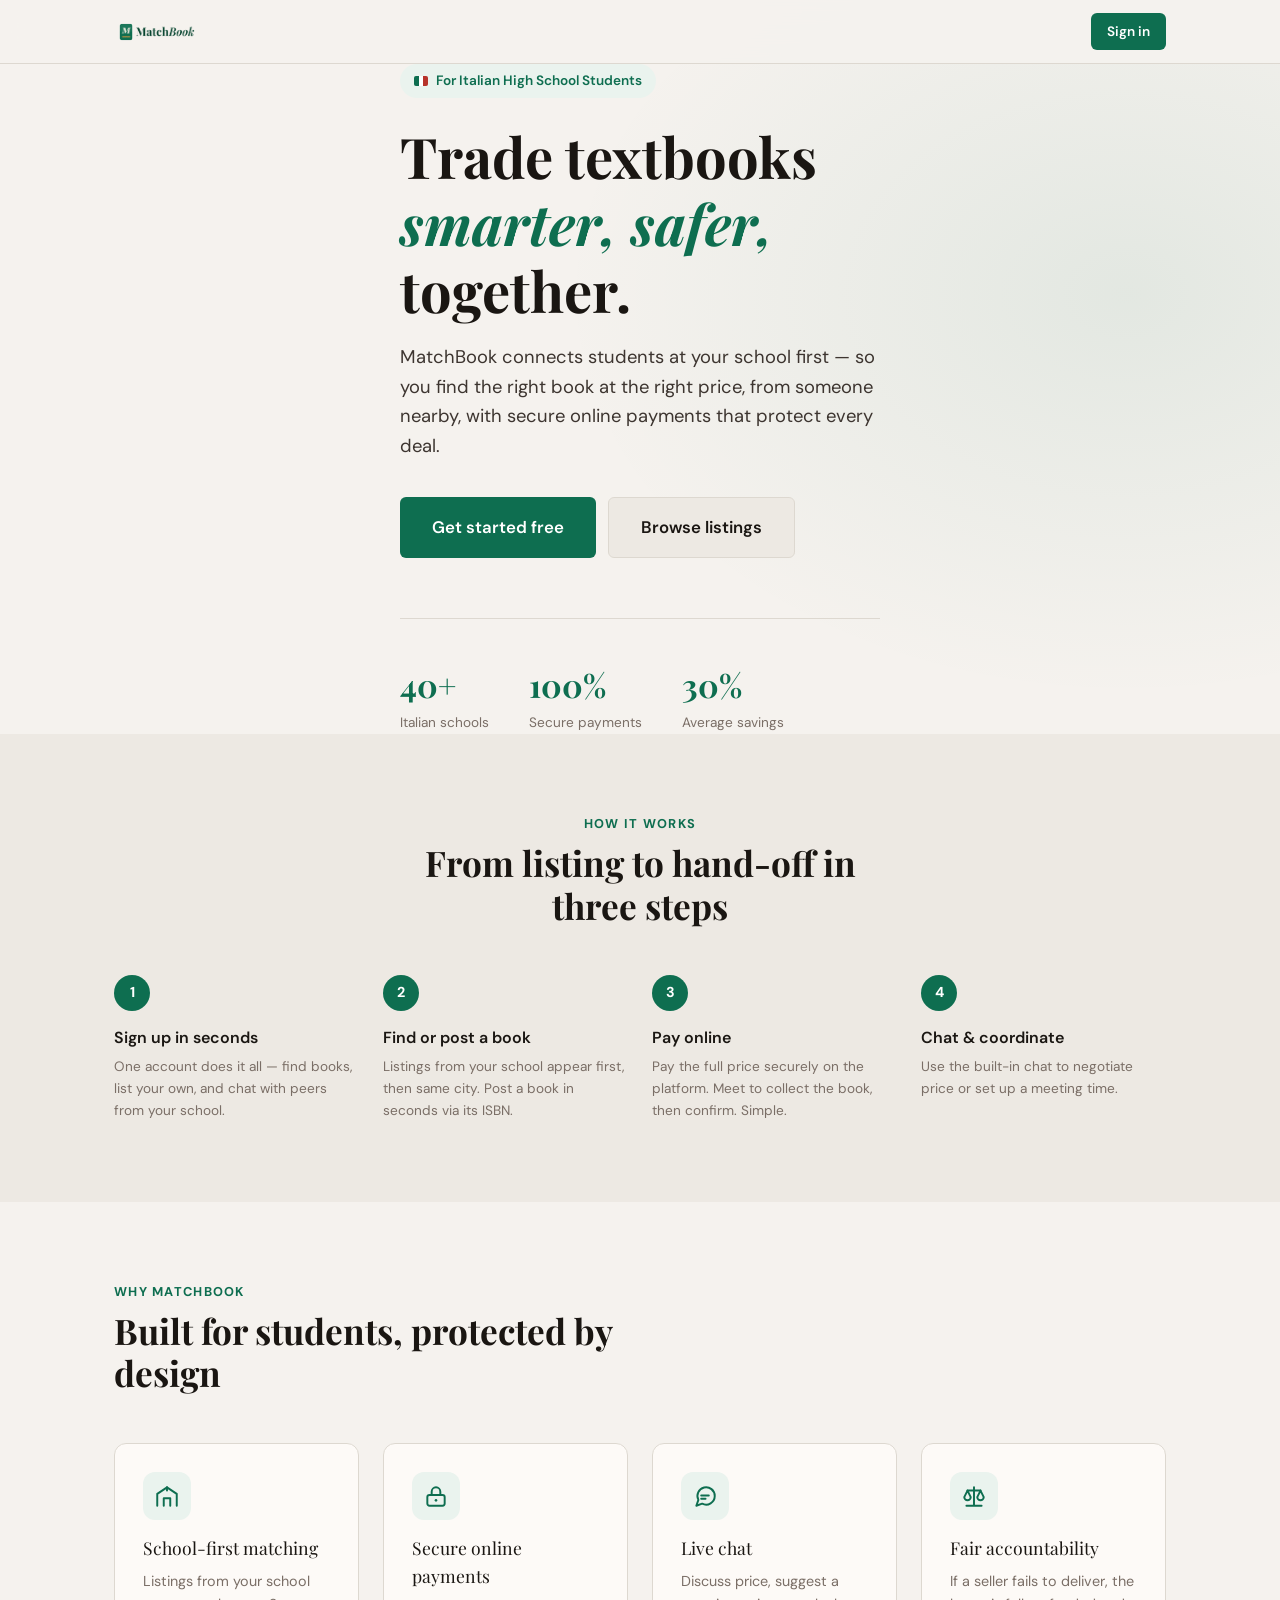
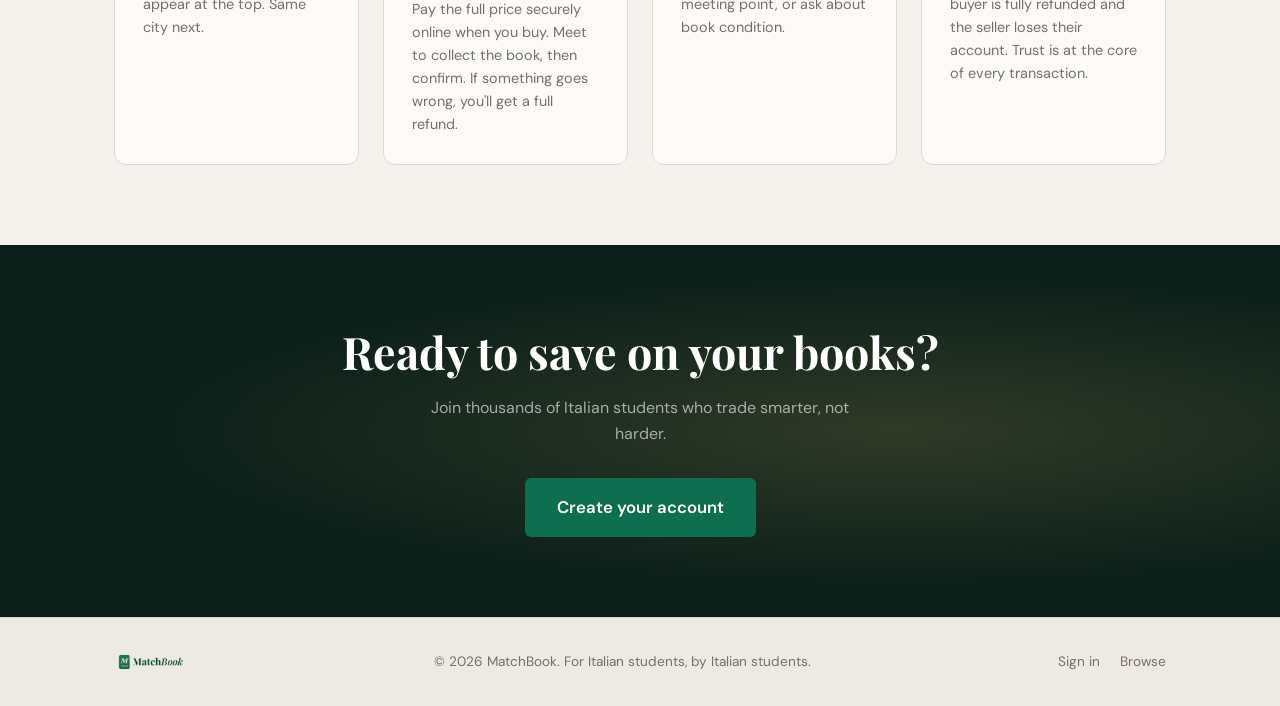
<file: index.html>
<!DOCTYPE html>
<html lang="en">
<head>
  <meta charset="UTF-8">
  <meta name="viewport" content="width=device-width, initial-scale=1.0">
  <title>MatchBook — Used Textbook Trading for Italian Students</title>
  <link rel="stylesheet" href="style.css">
</head>
<body>

<nav class="mb-nav"><div></div></nav>

<!-- HERO -->
<section class="hero">
  <div class="container">
    <div class="hero-content animate-in">
      <div class="hero-tag"><span style="display:inline-flex;align-items:center;gap:0;width:14px;height:10px;border-radius:2px;overflow:hidden;box-shadow:inset 0 0 0 1px rgba(0,0,0,.08);"><i style="flex:1;background:#0E6E50;height:100%;"></i><i style="flex:1;background:#fff;height:100%;"></i><i style="flex:1;background:#B7332B;height:100%;"></i></span> For Italian High School Students</div>
      <h1 class="hero-title">
        Trade textbooks<br>
        <em>smarter, safer,</em><br>
        together.
      </h1>
      <p class="hero-sub">
        MatchBook connects students at your school first — so you find the right book at the right price, from someone nearby, with secure online payments that protect every deal.
      </p>
      <div class="hero-cta">
        <a href="auth.html?tab=register" class="btn btn-primary btn-lg">Get started free</a>
        <a href="announcements.html" id="heroBrowseBtn" class="btn btn-secondary btn-lg">Browse listings</a>
      </div>
      <div class="hero-stats">
        <div class="stat">
          <div class="stat-value">40+</div>
          <div class="stat-label">Italian schools</div>
        </div>
        <div class="stat">
          <div class="stat-value">100%</div>
          <div class="stat-label">Secure payments</div>
        </div>
        <div class="stat">
          <div class="stat-value">30%</div>
          <div class="stat-label">Average savings</div>
        </div>
      </div>
    </div>
  </div>
</section>

<!-- HOW IT WORKS -->
<section style="background: var(--bg-alt); padding: 80px 0;">
  <div class="container">
    <div class="section-header" style="text-align:center; max-width:500px; margin: 0 auto 48px;">
      <span class="section-label">How it works</span>
      <h2 class="section-title">From listing to hand-off in three steps</h2>
    </div>
    <div class="how-steps animate-in">
      <div class="step">
        <div class="step-num">1</div>
        <div class="step-title">Sign up in seconds</div>
        <div class="step-desc">One account does it all — find books, list your own, and chat with peers from your school.</div>
      </div>
      <div class="step">
        <div class="step-num">2</div>
        <div class="step-title">Find or post a book</div>
        <div class="step-desc">Listings from your school appear first, then same city. Post a book in seconds via its ISBN.</div>
      </div>
      <div class="step">
        <div class="step-num">3</div>
        <div class="step-title">Pay online</div>
        <div class="step-desc">Pay the full price securely on the platform. Meet to collect the book, then confirm. Simple.</div>
      </div>
      <div class="step">
        <div class="step-num">4</div>
        <div class="step-title">Chat & coordinate</div>
        <div class="step-desc">Use the built-in chat to negotiate price or set up a meeting time.</div>
      </div>
    </div>
  </div>
</section>

<!-- FEATURES -->
<section style="padding: 80px 0;">
  <div class="container">
    <div class="section-header" style="max-width: 500px; margin-bottom: 48px;">
      <span class="section-label">Why MatchBook</span>
      <h2 class="section-title">Built for students, protected by design</h2>
    </div>
    <div class="features-grid">
      <div class="feature-card animate-in">
        <div class="feature-icon-svg" aria-hidden="true">
          <svg viewBox="0 0 24 24"><path d="M3 21V10l9-6 9 6v11"/><path d="M9 21v-7h6v7"/><path d="M12 4v3"/></svg>
        </div>
        <div class="feature-title">School-first matching</div>
        <div class="feature-desc">Listings from your school appear at the top. Same city next.</div>
      </div>
      <div class="feature-card animate-in">
        <div class="feature-icon-svg" aria-hidden="true">
          <svg viewBox="0 0 24 24"><rect x="4" y="11" width="16" height="10" rx="2"/><path d="M8 11V8a4 4 0 0 1 8 0v3"/><circle cx="12" cy="16" r="1.2" fill="currentColor" stroke="none"/></svg>
        </div>
        <div class="feature-title">Secure online payments</div>
        <div class="feature-desc">Pay the full price securely online when you buy. Meet to collect the book, then confirm. If something goes wrong, you'll get a full refund.</div>
      </div>
      <div class="feature-card animate-in">
        <div class="feature-icon-svg" aria-hidden="true">
          <svg viewBox="0 0 24 24"><path d="M21 12a8 8 0 0 1-11.6 7.1L4 21l1.9-5.4A8 8 0 1 1 21 12z"/><path d="M8.5 11.5h7M8.5 14.5h4"/></svg>
        </div>
        <div class="feature-title">Live chat</div>
        <div class="feature-desc">Discuss price, suggest a meeting point, or ask about book condition.</div>
      </div>
      <div class="feature-card animate-in">
        <div class="feature-icon-svg" aria-hidden="true">
          <svg viewBox="0 0 24 24"><path d="M12 4v17M5 21h14"/><path d="M6 7h12"/><path d="M3 13l3-6 3 6a3 3 0 0 1-6 0z"/><path d="M15 13l3-6 3 6a3 3 0 0 1-6 0z"/></svg>
        </div>
        <div class="feature-title">Fair accountability</div>
        <div class="feature-desc">If a seller fails to deliver, the buyer is fully refunded and the seller loses their account. Trust is at the core of every transaction.</div>
      </div>
    </div>
  </div>
</section>

<!-- CTA BANNER -->
<section style="background: #0B1F19; padding: 80px 0; position: relative; overflow: hidden;">
  <div style="position:absolute;inset:0;background:radial-gradient(ellipse at 70% 50%,rgba(214,180,105,.18),transparent 60%);pointer-events:none;"></div>
  <div class="container" style="text-align:center; position:relative;">
    <h2 style="color:#fff; font-family:var(--font-display); font-size:clamp(1.8rem,4vw,2.8rem); margin-bottom:16px;">Ready to save on your books?</h2>
    <p style="color:rgba(255,255,255,.6); max-width:420px; margin:0 auto 32px;">Join thousands of Italian students who trade smarter, not harder.</p>
    <a href="auth.html?tab=register" class="btn btn-primary btn-lg">Create your account</a>
  </div>
</section>

<!-- FOOTER -->
<footer style="background: var(--bg-alt); border-top:1px solid var(--border); padding: 32px 0;">
  <div class="container" style="display:flex; justify-content:space-between; align-items:center; flex-wrap:wrap; gap:16px;">
    <img class="mb-logo-img" src="assets/logo.png" alt="MatchBook" style="height:24px;">
    <div style="font-size:.85rem;color:var(--ink-3);">© 2026 MatchBook. For Italian students, by Italian students.</div>
    <div style="display:flex;gap:20px;">
      <a href="auth.html" style="font-size:.85rem;color:var(--ink-3);">Sign in</a>
      <a href="announcements.html" id="footerBrowseLink" style="font-size:.85rem;color:var(--ink-3);">Browse</a>
    </div>
  </div>
</footer>

<script src="db.js"></script>
<script src="app.js"></script>
<script>
  // If the user isn't logged in, "Browse listings" links should go to the
  // login page (with a next=announcements.html redirect after sign-in).
  (function gateBrowseLinks() {
    if (DB.currentUser()) return; // logged in → leave hrefs as-is
    const target = 'auth.html?next=' + encodeURIComponent('announcements.html');
    ['heroBrowseBtn', 'footerBrowseLink'].forEach(id => {
      const el = document.getElementById(id);
      if (el) el.href = target;
    });
  })();
</script>
</body>
</html>
</file>
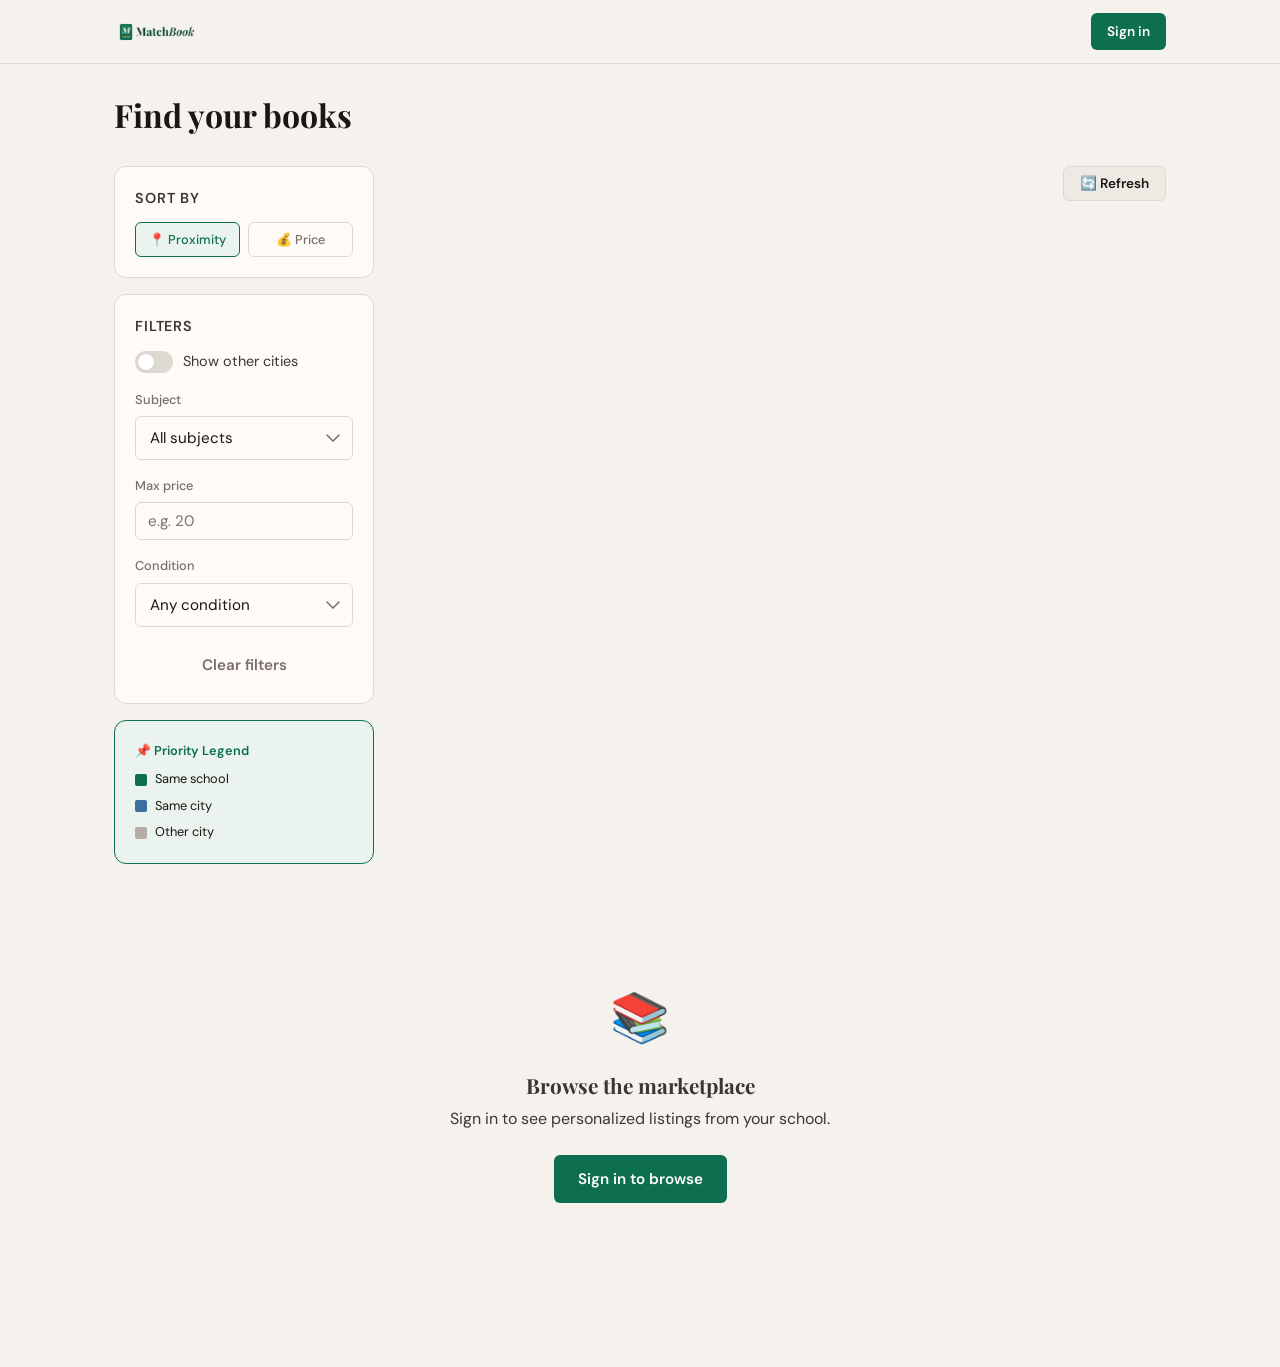
<file: announcements.html>
<!DOCTYPE html>
<html lang="en">
<head>
  <meta charset="UTF-8">
  <meta name="viewport" content="width=device-width, initial-scale=1.0">
  <title>MatchBook — Browse Listings</title>
  <link rel="stylesheet" href="style.css">
</head>
<body>
<nav class="mb-nav"></nav>

<main class="page-body">
<div class="container">

  <!-- BROWSE VIEW (universal — all logged-in users see this) -->
  <div class="page-header">
    <h1>Find your books</h1>
    <p id="schoolContext"></p>
  </div>

  <div class="announcements-layout">
    <!-- SIDEBAR -->
    <aside class="sidebar">
      <div class="sidebar-card">
        <div class="sidebar-title">Sort by</div>
        <div class="sort-btns">
          <button class="sort-btn active" id="sortProximity" onclick="setSort('proximity')">📍 Proximity</button>
          <button class="sort-btn" id="sortPrice" onclick="setSort('price')">💰 Price</button>
        </div>
      </div>
      <div class="sidebar-card">
        <div class="sidebar-title">Filters</div>
        <div class="filter-group">
          <label class="toggle-switch">
            <input class="toggle-input" type="checkbox" id="toggleOtherCities" onchange="renderListings()">
            <span class="toggle-track"></span>
            Show other cities
          </label>
        </div>
        <div class="filter-group">
          <label class="filter-label">Subject</label>
          <select class="form-select" id="filterSubject" onchange="renderListings()">
            <option value="">All subjects</option>
          </select>
        </div>
        <div class="filter-group">
          <label class="filter-label">Max price</label>
          <input class="form-input" type="number" id="filterMaxPrice" placeholder="e.g. 20" min="0" onchange="renderListings()" style="padding:8px 12px;">
        </div>
        <div class="filter-group">
          <label class="filter-label">Condition</label>
          <select class="form-select" id="filterCondition" onchange="renderListings()">
            <option value="">Any condition</option>
            <option value="new">New</option>
            <option value="like_new">Like New</option>
            <option value="good">Good</option>
            <option value="fair">Fair</option>
          </select>
        </div>
        <button class="btn btn-ghost btn-full" onclick="clearFilters()" style="margin-top:4px;">Clear filters</button>
      </div>
      <div class="sidebar-card" style="background:var(--accent-light);border-color:var(--accent);">
        <div style="font-size:.8rem;font-weight:600;color:var(--accent);margin-bottom:8px;">📌 Priority Legend</div>
        <div style="display:flex;flex-direction:column;gap:6px;font-size:.8rem;">
          <div style="display:flex;align-items:center;gap:8px;"><span style="width:12px;height:12px;border-radius:2px;background:var(--accent);display:inline-block;"></span> Same school</div>
          <div style="display:flex;align-items:center;gap:8px;"><span style="width:12px;height:12px;border-radius:2px;background:var(--blue);display:inline-block;"></span> Same city</div>
          <div style="display:flex;align-items:center;gap:8px;"><span style="width:12px;height:12px;border-radius:2px;background:var(--border-dark);display:inline-block;"></span> Other city</div>
        </div>
      </div>
    </aside>

    <!-- LISTINGS -->
    <section class="listings-main">
      <div class="listings-header">
        <span class="listings-count" id="listingsCount"></span>
        <button class="btn btn-secondary btn-sm" onclick="renderListings()">🔄 Refresh</button>
      </div>
      <div class="grid-3" id="listingsGrid"></div>
    </section>
  </div>

  <!-- NOT LOGGED IN -->
  <div id="guestView" style="display:none;">
    <div class="empty-state" style="padding:100px 24px;">
      <div class="empty-icon">📚</div>
      <h3>Browse the marketplace</h3>
      <p style="margin-bottom:24px;">Sign in to see personalized listings from your school.</p>
      <a href="auth.html" class="btn btn-primary">Sign in to browse</a>
    </div>
  </div>

</div>
</main>

<!-- LISTING DETAIL MODAL -->
<div class="modal-overlay" id="listingModal">
  <div class="modal" style="max-width:560px;" id="listingModalContent">
    <button class="modal-close" data-close-modal="listingModal" onclick="closeModal('listingModal')">✕</button>
    <div id="listingModalBody"></div>
  </div>
</div>

<script src="db.js"></script>
<script src="app.js"></script>
<script>
let currentUser = null;
let currentSort = 'proximity';

document.addEventListener('DOMContentLoaded', () => {
  currentUser = DB.currentUser();

  if (!currentUser) {
    document.getElementById('guestView').style.display = 'block';
    return;
  }

  const school = getSchoolById(currentUser.schoolId);
  document.getElementById('schoolContext').textContent =
    school ? `Showing books matched to your school: ${school.name}, ${school.city}` : '';
  populateSubjectFilter();
  renderListings();
  setupAutoRefresh();
});

// ── AUTO-REFRESH ───────────────────────────────────────────────────────────────
// The Browse grid should pick up new listings without a manual refresh click.
// Three complementary triggers:
//   1. visibilitychange — when the user comes back to the tab
//   2. storage event    — when another tab writes to localStorage (e.g. someone else lists a book)
//   3. interval poll    — safety net every 5s while the tab is visible
let _listingsSnapshot = '';
function _snapshotListings() {
  // include id + status so we refresh on both new posts and status changes (reserved/sold)
  return JSON.stringify(DB.getListings().map(l => l.id + ':' + l.status));
}
function _refreshIfChanged() {
  if (document.hidden || !currentUser) return;
  const snap = _snapshotListings();
  if (snap !== _listingsSnapshot) {
    _listingsSnapshot = snap;
    renderListings();
  }
}
function setupAutoRefresh() {
  _listingsSnapshot = _snapshotListings();
  document.addEventListener('visibilitychange', () => {
    if (!document.hidden) _refreshIfChanged();
  });
  window.addEventListener('storage', (e) => {
    if (e.key === 'mb_listings' || e.key === null) _refreshIfChanged();
  });
  setInterval(_refreshIfChanged, 5000);
}

// ── BUYER ──────────────────────────────────────────────────────────────────────

function setSort(s) {
  currentSort = s;
  document.getElementById('sortProximity').classList.toggle('active', s === 'proximity');
  document.getElementById('sortPrice').classList.toggle('active', s === 'price');
  renderListings();
}

function populateSubjectFilter() {
  const listings = DB.getListings();
  const subjects = [...new Set(listings.map(l => l.subject).filter(Boolean))].sort();
  const sel = document.getElementById('filterSubject');
  subjects.forEach(s => {
    const o = document.createElement('option');
    o.value = s; o.textContent = s;
    sel.appendChild(o);
  });
}

function clearFilters() {
  document.getElementById('filterSubject').value = '';
  document.getElementById('filterMaxPrice').value = '';
  document.getElementById('filterCondition').value = '';
  document.getElementById('toggleOtherCities').checked = false;
  renderListings();
}

function renderListings() {
  const grid = document.getElementById('listingsGrid');
  const showOther = document.getElementById('toggleOtherCities').checked;
  const subjectFilter = document.getElementById('filterSubject').value;
  const maxPrice = parseFloat(document.getElementById('filterMaxPrice').value) || Infinity;
  const condFilter = document.getElementById('filterCondition').value;

  let listings = showOther
    ? DB.toggleOtherCities(currentUser.schoolId, currentSort)
    : DB.getMatchedListings(currentUser.schoolId, currentSort);

  // Hide the user's own listings from Browse (those live in "Your Listings")
  listings = listings.filter(l => l.sellerId !== currentUser.id);

  if (subjectFilter) listings = listings.filter(l => l.subject === subjectFilter);
  if (maxPrice < Infinity) listings = listings.filter(l => l.price <= maxPrice);
  if (condFilter) listings = listings.filter(l => l.condition === condFilter);

  // Pin boosted listings to the top. Stable sort preserves the existing
  // school/city priority ordering within each group.
  listings.sort((a, b) => (b.boosted ? 1 : 0) - (a.boosted ? 1 : 0));

  document.getElementById('listingsCount').textContent = `${listings.length} listing${listings.length !== 1 ? 's' : ''} found`;

  if (listings.length === 0) {
    grid.innerHTML = `
      <div class="empty-state" style="grid-column:1/-1;padding:60px 24px;">
        <div class="empty-icon">🔍</div>
        <h3>No listings found</h3>
        <p>Try adjusting your filters or enable other cities.</p>
      </div>`;
    return;
  }

  const BOOK_ICONS = { 'Mathematics': '🔢', 'Italian Literature': '📖', 'Physics': '⚡', 'Biology': '🧬', 'Chemistry': '⚗️', 'History': '🏛️', 'Latin': '🏺', 'English': '🌐', 'Philosophy': '💭', 'Art History': '🎨', 'Economics': '📊', 'Computer Science': '💻' };

  grid.innerHTML = listings.map(l => {
    const seller = DB.getUserById(l.sellerId);
    const pClass = l._priority === 1 ? 'same-school' : l._priority === 2 ? 'same-city' : '';
    const pLabel = l._priority === 1 ? `<span class="priority-label p1">📍 Your school</span>` :
                   l._priority === 2 ? `<span class="priority-label p2">🏙️ Your city</span>` :
                   `<span class="priority-label p3">🗺️ ${l._sellerSchool?.city || 'Other'}</span>`;
    const icon = BOOK_ICONS[l.subject] || '📚';
    return `
      <div class="listing-card ${pClass} ${l.boosted ? 'boosted' : ''} animate-in" onclick="openListingDetail('${l.id}')">
        ${l.boosted ? `<div class="boost-badge-wrap"><span class="boost-badge"><span class="rocket">🚀</span> Boosted</span></div>` : ''}
        <div class="listing-card-cover">
          <span>${icon}</span>
          <div class="listing-card-priority">${pLabel}</div>
        </div>
        <div class="listing-card-body">
          <div class="listing-card-title">${escHtml(l.bookTitle)}</div>
          <div class="listing-card-author">${escHtml(l.bookAuthor || '')}</div>
          <div style="margin-top:4px;">${conditionBadge(l.condition)}</div>
        </div>
        <div class="listing-card-footer">
          <div class="listing-price">${formatPrice(l.price)}</div>
          <div class="listing-school">🏫 ${escHtml(l._sellerSchool?.name?.split(' ').slice(-2).join(' ') || '')}</div>
        </div>
      </div>`;
  }).join('');
}

function openListingDetail(id) {
  const l = DB.getListingById(id);
  if (!l) return;
  const seller = DB.getUserById(l.sellerId);
  const school = getSchoolById(l.schoolId);
  // PRO buyers skip the buyer fee entirely. We snapshot the user's current plan
  // here so the modal price breakdown matches what createTransaction will actually charge.
  const isPro = currentUser && currentUser.plan === 'pro';
  const fee = isPro ? 0 : BUYER_FEE;
  const total = (l.price + fee).toFixed(2);


  const body = document.getElementById('listingModalBody');
  body.innerHTML = `
    <h3 class="modal-title">${escHtml(l.bookTitle)}</h3>
    <div class="listing-detail">
      <div class="listing-detail-cover" style="flex-direction:column;gap:14px;">
        <span style="font-size:4rem;line-height:1;">📚</span>
        <div style="text-align:center;">
          <div style="font-size:.65rem;font-weight:600;color:var(--ink-3);letter-spacing:.08em;text-transform:uppercase;">ISBN</div>
          <div style="font-family:var(--font-mono);font-size:.85rem;color:var(--ink-2);margin-top:2px;">${escHtml(l.isbn || '—')}</div>
        </div>
      </div>
      <div class="listing-detail-info">
        <div class="info-row">
          <span class="info-label">Author</span>
          <span class="info-value">${escHtml(l.bookAuthor || '—')}</span>
        </div>
        <div class="info-row">
          <span class="info-label">Subject</span>
          <span class="info-value">${escHtml(l.subject || '—')}</span>
        </div>
        <div class="info-row">
          <span class="info-label">Condition</span>
          <span class="info-value">${conditionBadge(l.condition)}</span>
        </div>
        <div class="info-row">
          <span class="info-label">Seller</span>
          <span class="info-value">${escHtml(seller?.name || 'Unknown')}</span>
        </div>
        <div class="info-row">
          <span class="info-label">School</span>
          <span class="info-value">${escHtml(school?.name || '—')}</span>
        </div>
        ${l.description ? `<div class="info-row"><span class="info-label">Notes</span><span class="info-value">${escHtml(l.description)}</span></div>` : ''}
      </div>
    </div>
    <div class="price-breakdown">
      <div class="price-row"><span>Book price</span><span>${formatPrice(l.price)}</span></div>
      <div class="price-row">
        <span>Buyer fee</span>
        <span>${isPro
          ? '<span style="text-decoration:line-through;color:var(--ink-4);margin-right:6px;">€' + BUYER_FEE.toFixed(2) + '</span><span style="color:var(--accent);font-weight:600;">FREE · PRO</span>'
          : '<span style="color:var(--accent);">€' + BUYER_FEE.toFixed(2) + '</span>'}</span>
      </div>
      <div class="price-row total"><span>Total</span><span>€${total}</span></div>

    </div>
    <div style="display:flex;gap:10px;margin-top:16px;flex-wrap:wrap;">
      <button class="btn btn-primary" onclick="initiateTransaction('${l.id}','${l.sellerId}')">🔒 Buy — Pay €${total}</button>
      <button class="btn btn-secondary" onclick="openChat('${l.sellerId}','${l.id}')">💬 Message seller</button>
    </div>
  `;
  openModal('listingModal');
}

function initiateTransaction(listingId, sellerId) {
  // Online payment isn't live in the pilot — capture interest instead.
  closeModal('listingModal');
  openComingSoon('Buy a book');
}

function openChat(sellerId, listingId) {
  // Whoever clicks this button becomes the BUYER in the conversation. We never
  // want the same user as both buyer and seller — that'd confuse the bot's role
  // detection in chat.html (both branches of `iAmBuyer ? 'seller' : 'buyer'` collapse).
  if (sellerId === currentUser.id) {
    toast("You can't message yourself about your own listing", 'warning');
    return;
  }
  const conv = DB.createConversation(currentUser.id, sellerId, listingId);
  closeModal('listingModal');
  location.href = 'chat.html?conv=' + conv.id;
}

function escHtml(s) {
  return String(s).replace(/&/g,'&amp;').replace(/</g,'&lt;').replace(/>/g,'&gt;').replace(/"/g,'&quot;');
}
</script>
</body>
</html>
</file>
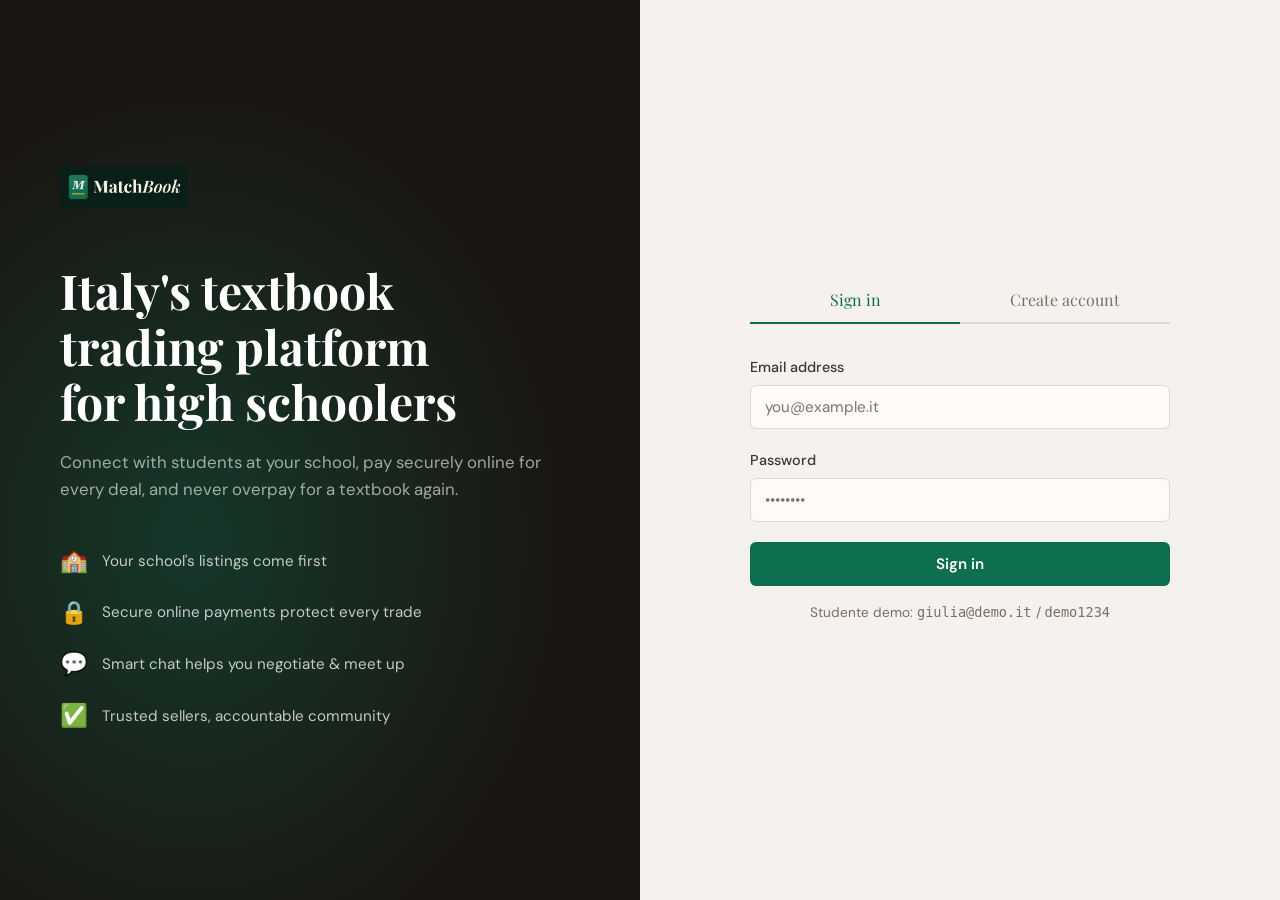
<file: auth.html>
<!DOCTYPE html>
<html lang="en">
<head>
  <meta charset="UTF-8">
  <meta name="viewport" content="width=device-width, initial-scale=1.0">
  <title>MatchBook — Sign In / Register</title>
  <link rel="stylesheet" href="style.css">
</head>
<body>
<div class="auth-page">
  <!-- LEFT PANEL -->
  <div class="auth-left">
    <div class="auth-left-content">
      <a href="index.html" style="display:inline-block;margin-bottom:48px;text-decoration:none;">
        <img src="assets/logo-dark.png" alt="MatchBook" style="height:42px;display:block;">
      </a>
      <h1 class="auth-hero-title">
        Italy's textbook<br>trading platform<br>for high schoolers
      </h1>
      <p class="auth-hero-sub">
        Connect with students at your school, pay securely online for every deal, and never overpay for a textbook again.
      </p>
      <div class="auth-features">
        <div class="auth-feature">
          <span class="auth-feature-icon">🏫</span>
          <span class="auth-feature-text">Your school's listings come first</span>
        </div>
        <div class="auth-feature">
          <span class="auth-feature-icon">🔒</span>
          <span class="auth-feature-text">Secure online payments protect every trade</span>
        </div>
        <div class="auth-feature">
          <span class="auth-feature-icon">💬</span>
          <span class="auth-feature-text">Smart chat helps you negotiate & meet up</span>
        </div>
        <div class="auth-feature">
          <span class="auth-feature-icon">✅</span>
          <span class="auth-feature-text">Trusted sellers, accountable community</span>
        </div>
      </div>
    </div>
  </div>

  <!-- RIGHT PANEL -->
  <div class="auth-right">
    <div class="auth-box">
      <div class="auth-tabs">
        <button class="auth-tab" id="tabLogin" onclick="switchTab('login')">Sign in</button>
        <button class="auth-tab" id="tabRegister" onclick="switchTab('register')">Create account</button>
      </div>

      <!-- LOGIN PANEL -->
      <div class="auth-panel" id="panelLogin">
        <div class="form-group">
          <label class="form-label">Email address</label>
          <input class="form-input" type="email" id="loginEmail" placeholder="you@example.it" autocomplete="email">
        </div>
        <div class="form-group">
          <label class="form-label">Password</label>
          <input class="form-input" type="password" id="loginPassword" placeholder="••••••••" autocomplete="current-password">
        </div>
        <div id="loginError" class="form-error" style="margin-bottom:12px;"></div>
        <button class="btn btn-primary btn-full" onclick="handleLogin()">Sign in</button>
        <div style="margin-top:16px;text-align:center;font-size:.85rem;color:var(--ink-3);">
          Studente demo: <code>giulia@demo.it</code> / <code>demo1234</code>
        </div>
      </div>

      <!-- REGISTER PANEL -->
      <div class="auth-panel" id="panelRegister">
        <p style="font-size:.9rem;color:var(--ink-3);margin-bottom:20px;">
          One account does it all — find books, list your own, and chat with peers.
        </p>
        <div class="form-group">
          <label class="form-label">Full name</label>
          <input class="form-input" type="text" id="regName" placeholder="Mario Rossi" autocomplete="name">
        </div>
        <div class="form-row">
          <div class="form-group">
            <label class="form-label">Email</label>
            <input class="form-input" type="email" id="regEmail" placeholder="mario@example.it" autocomplete="email">
          </div>
          <div class="form-group">
            <label class="form-label">Password</label>
            <input class="form-input" type="password" id="regPassword" placeholder="min 6 chars" autocomplete="new-password">
          </div>
        </div>
        <div class="form-group">
          <label class="form-label">Your school <span style="color:var(--ink-4);font-weight:400;">(optional)</span></label>
          <select class="form-select" id="regSchool"></select>
          <div class="form-hint">This determines your listing priority on the platform.</div>
        </div>
        <div id="regError" class="form-error" style="margin-bottom:12px;"></div>
        <button class="btn btn-primary btn-full" onclick="handleRegister()">Create account</button>
      </div>
    </div>
  </div>
</div>

<script src="db.js"></script>
<script src="app.js"></script>
<script>
  function switchTab(tab) {
    document.querySelectorAll('.auth-tab').forEach(t => t.classList.remove('active'));
    document.querySelectorAll('.auth-panel').forEach(p => p.classList.remove('active'));
    document.getElementById('tab' + tab.charAt(0).toUpperCase() + tab.slice(1)).classList.add('active');
    document.getElementById('panel' + tab.charAt(0).toUpperCase() + tab.slice(1)).classList.add('active');
  }

  function handleLogin() {
    const email = document.getElementById('loginEmail').value.trim();
    const pass = document.getElementById('loginPassword').value;
    const errEl = document.getElementById('loginError');
    errEl.textContent = '';
    if (!email || !pass) { errEl.textContent = 'Please fill in all fields.'; return; }
    const user = DB.getUserByEmail(email);
    if (!user || user.password !== pass) { errEl.textContent = 'Invalid email or password.'; return; }
    if (!user.active) { errEl.textContent = 'This account has been suspended.'; return; }
    DB.setSession(user);
    toast('Welcome back, ' + user.name.split(' ')[0] + '!', 'success');
    const params = new URLSearchParams(location.search);
    setTimeout(() => { location.href = params.get('next') || 'index.html'; }, 600);
  }

  function handleRegister() {
    const name = document.getElementById('regName').value.trim();
    const email = document.getElementById('regEmail').value.trim();
    const password = document.getElementById('regPassword').value;
    const schoolId = document.getElementById('regSchool').value;
    const errEl = document.getElementById('regError');
    errEl.textContent = '';
    if (!name || !email || !password) {
      errEl.textContent = 'Please fill in all fields.'; return;
    }
    if (password.length < 6) { errEl.textContent = 'Password must be at least 6 characters.'; return; }
    // New accounts default to the free plan
    const result = DB.createUser({ name, email, password, plan: 'free', schoolId });
    if (result.error) { errEl.textContent = result.error; return; }
    DB.setSession(result.user);
    toast('Account created! Welcome, ' + name.split(' ')[0] + ' 🎉', 'success');
    setTimeout(() => { location.href = 'announcements.html'; }, 700);
  }

  // Init
  document.addEventListener('DOMContentLoaded', () => {
    const params = new URLSearchParams(location.search);
    const tab = params.get('tab') || 'login';
    switchTab(tab);
    // Build school select once (no longer behind a step transition)
    buildSchoolSelect(document.getElementById('regSchool'));
    // If already logged in, redirect
    if (DB.currentUser()) location.href = 'index.html';
  });
</script>
</body>
</html>
</file>
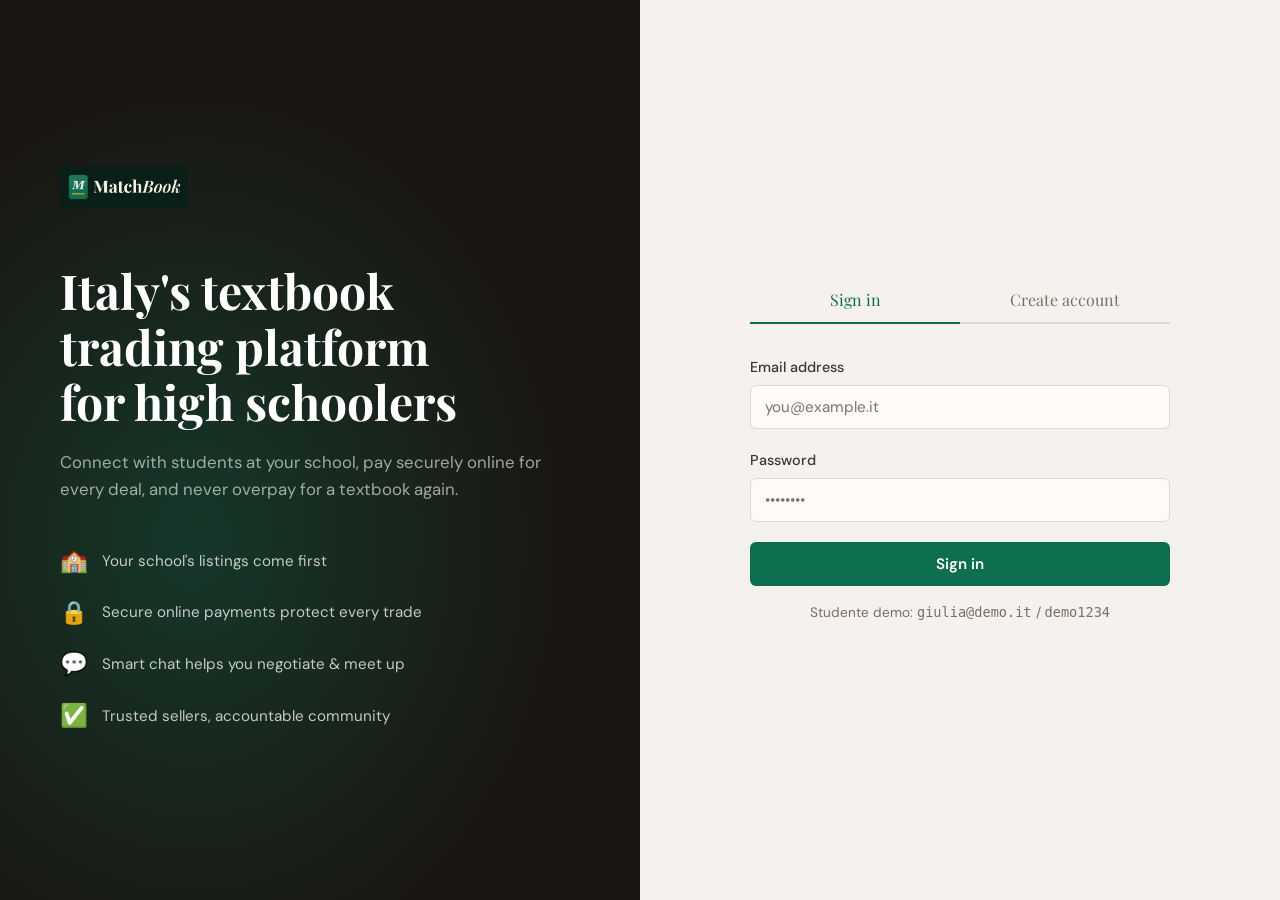
<file: chat.html>
<!DOCTYPE html>
<html lang="en">
<head>
  <meta charset="UTF-8">
  <meta name="viewport" content="width=device-width, initial-scale=1.0">
  <title>MatchBook — Messages</title>
  <link rel="stylesheet" href="style.css">
  <style>
    body { overflow: hidden; }
    .chat-outer { height: calc(100vh - var(--nav-h)); margin-top: var(--nav-h); display: flex; flex-direction: column; }
    .chat-layout { flex: 1; overflow: hidden; border-radius: 0; border: none; border-top: 1px solid var(--border); margin: 0; }
    .chat-role-badge {
      display: inline-block;
      margin-left: 8px;
      padding: 2px 8px;
      border-radius: 999px;
      font-size: .65rem;
      font-weight: 700;
      letter-spacing: .06em;
      vertical-align: middle;
      text-transform: uppercase;
    }
    .chat-role-badge.chat-role-buyer  { background: var(--blue-light); color: var(--blue); }
    .chat-role-badge.chat-role-seller { background: var(--gold-light); color: var(--gold); }
  </style>
</head>
<body>
<nav class="mb-nav"></nav>

<div class="chat-outer">
  <div class="chat-layout">

    <!-- CONVERSATION LIST -->
    <div class="conv-list scrollbar-thin" id="convList">
      <div class="conv-list-header">
        💬 Messages
        <button class="btn btn-ghost btn-sm" onclick="location.href='announcements.html'" style="float:right;margin-top:-4px;">Browse →</button>
      </div>
      <div id="convItems"></div>
    </div>

    <!-- CHAT AREA -->
    <div class="chat-area" id="chatArea">
      <div class="empty-chat" id="emptyChatState">
        <div class="empty-chat-icon">💬</div>
        <h3 style="font-family:var(--font-display);margin-bottom:8px;">Select a conversation</h3>
        <p style="color:var(--ink-3);font-size:.9rem;">Or browse listings to start chatting with a seller.</p>
        <a href="announcements.html" class="btn btn-primary" style="margin-top:20px;">Browse listings</a>
      </div>
      <div id="activeChat" style="display:none;height:100%;flex-direction:column;display:none;">
        <div class="chat-header" id="chatHeader"></div>
        <div class="chat-messages scrollbar-thin" id="chatMessages"></div>
        <div class="chat-input-bar">
          <textarea class="form-input" id="chatInput" placeholder="Type a message…" rows="1" onkeydown="handleKey(event)"></textarea>
          <button class="btn btn-primary" onclick="sendMessage()">Send</button>
        </div>
      </div>
    </div>

  </div>
</div>

<script src="db.js"></script>
<script src="app.js"></script>
<script>
let currentUser = null;
let activeConvId = null;
let botTyping = false;

// ── BOT ENGINE ────────────────────────────────────────────────────────────────

const BOT_DELAYS = { think: [800, 1500], type: [1200, 2500] };

// Intent classification — order matters. Earlier patterns win, so more specific
// intents (availability, farewell) must be tested before generic ones (meeting, greeting).

const AVAILABILITY_PATTERNS = [
  /\b(still\s+(available|there|on\s+sale|for\s+sale)|is\s+it\s+(still\s+)?available|in\s+stock|already\s+sold|gone|taken|reserved)\b/i,
  /\bancora\s+(disponibile|in\s+vendita|c'è|ce\s+l'hai)\b/i,
];

const FAREWELL_PATTERNS = [
  /\b(bye|goodbye|see\s+you|see\s+ya|talk\s+later|cya|later|ttyl|gtg|gotta\s+go|ciao\s+ciao|arrivederci|a\s+presto)\b/i,
];

const THANKS_PATTERNS = [
  /\b(thanks|thank\s+you|thx|ty|cheers|appreciate|grazie|grazie\s+mille)\b/i,
];

const PRICE_PATTERNS = [
  /\b(price|cost|how much|€|euro|euros|budget|cheap|expensive|discount|lower|negotiate|offer|deal|pay)\b/i,
  /\d+\s*€|€\s*\d+/,
  /\b\d+(\.\d{2})?\s*(euro|euros|bucks)?\b/,
];

const MEETING_PATTERNS = [
  /\b(meet|meeting|tomorrow|today|when|where|time|location|place|school|cafeteria|pickup|pick up|come by|schedule|arrange|appoint)\b/i,
  /\b(morning|afternoon|evening|monday|tuesday|wednesday|thursday|friday|lun|mar|mer|gio|ven)\b/i,
];

const CONDITION_PATTERNS = [
  /\b(condition|damage|tear|stain|note|notes|mark|marks|used|pen|pencil|highlight|write|wrote|old|new|how is it|what'?s it like|underlining|underlined|annotated)\b/i,
];

const GREETING_PATTERNS = [
  /\b(hi|hello|hey|ciao|salve|buongiorno|buonasera|good morning|good evening|howdy|yo|hiya)\b/i,
];

function detectIntent(text) {
  // Specific intents first — keep this order or "still available" gets eaten by greeting/meeting.
  if (AVAILABILITY_PATTERNS.some(p => p.test(text))) return 'availability';
  if (FAREWELL_PATTERNS.some(p => p.test(text)))     return 'farewell';
  if (THANKS_PATTERNS.some(p => p.test(text)))       return 'thanks';
  if (PRICE_PATTERNS.some(p => p.test(text)))        return 'price';
  if (MEETING_PATTERNS.some(p => p.test(text)))      return 'meeting';
  if (CONDITION_PATTERNS.some(p => p.test(text)))    return 'condition';
  if (GREETING_PATTERNS.some(p => p.test(text)))     return 'greeting';
  return 'general';
}

function extractPrice(text) {
  const m = text.match(/€?\s*(\d+(?:[.,]\d{1,2})?)\s*€?/);
  return m ? parseFloat(m[1].replace(',', '.')) : null;
}

function getBotResponse(intent, userText, botRole, listing) {
  const listingPrice = listing ? listing.price : null;
  const bookTitle = listing ? listing.bookTitle : 'the book';
  const condStr = listing?.condition?.replace('_', ' ') || 'good';

  // CONVENTION: `buyer` = lines spoken by whoever is buying the book.
  //             `seller` = lines spoken by whoever is selling it.
  // `botRole` (set in triggerBot) picks which side the bot is playing in the
  // CURRENT conversation — the bot always speaks the opposite side of the user.
  const responses = {
    // "Hi, is the book still available?" — explicit availability question.
    // Sellers confirm/explain, buyers don't usually ask themselves but we cover it.
    availability: {
      seller: [
        `Yes, "${bookTitle}" is still available! 📚 Want to know anything specific?`,
        `Still up for grabs! It's in ${condStr} condition. Interested?`,
        `Yep, available — I haven't sold it yet. When could you pick it up?`,
        `Available! I've had a couple of people asking, so let me know if you want to buy it.`,
      ],
      buyer: [
        `Just checking — is the book still up for sale? 🙏`,
        `Hey, wanted to confirm the listing is still active before I commit.`,
        `Is "${bookTitle}" still around, or has someone already taken it?`,
      ],
    },
    greeting: {
      seller: [
        `Hi! Thanks for your interest in "${bookTitle}". It's still available! 😊`,
        `Hello! Yes, "${bookTitle}" is available. What would you like to know?`,
        `Hey there! Great that you're interested. The book is in ${condStr} condition.`,
        `Hi 👋 happy to help — what would you like to know about the book?`,
      ],
      buyer: [
        `Hi there! 👋 I'm interested in "${bookTitle}". Is it still available?`,
        `Hello! I saw your listing for "${bookTitle}" — can you tell me more about it?`,
        `Hey! Looking to buy "${bookTitle}". How soon could we meet?`,
        `Hi! Just stumbled on your listing — quick question about the book if that's ok 🙂`,
      ],
    },
    // PRICE — totally rewritten. The previous version had buyer/seller swapped,
    // so the bot would haggle as if it owned the book when it didn't.
    price: {
      // Bot is the SELLER. User (buyer) is making them an offer or asking the price.
      seller: (() => {
        const offered = extractPrice(userText);
        if (offered && listingPrice) {
          if (offered < listingPrice * 0.75) return [
            `Hmm, ${formatPrice(offered)} is a bit low for the condition. I could go down to ${formatPrice(listingPrice * 0.90)} but not much further.`,
            `That's below what I was hoping for, sorry. My best is ${formatPrice(listingPrice * 0.92)}.`,
            `I can't really do ${formatPrice(offered)} — the book is in ${condStr} condition. How about ${formatPrice(listingPrice * 0.88)}?`,
          ];
          if (offered < listingPrice) return [
            `I could do ${formatPrice(offered)}, fair enough 🤝 Want to set up a pickup?`,
            `${formatPrice(offered)} works for me! Just pay on the platform and we're set.`,
            `OK, ${formatPrice(offered)} it is. Where do you go to school? Easier to meet there.`,
          ];
          return [
            `${formatPrice(offered)} works for me! Let's arrange the handover. 🤝`,
            `Deal at ${formatPrice(offered)}! When can you come pick it up?`,
          ];
        }
        return [
          `The price is ${listingPrice ? formatPrice(listingPrice) : 'as listed'}. The book is in ${condStr} shape — but I'm open to a small negotiation 🙂`,
          `I listed it at ${listingPrice ? formatPrice(listingPrice) : 'the listed price'}. What were you thinking?`,
          `Asking ${listingPrice ? formatPrice(listingPrice) : 'the listed price'}. Make me an offer and we'll see!`,
        ];
      })(),
      // Bot is the BUYER. User (seller) has named or counter-offered a price.
      buyer: (() => {
        const offered = extractPrice(userText);
        if (offered && listingPrice) {
          if (offered > listingPrice * 0.95) return [
            `That's basically full price — any chance you could come down a bit? My budget is around ${formatPrice(listingPrice * 0.85)}.`,
            `Hmm, that's at the top of my budget. Could you do ${formatPrice(listingPrice * 0.85)}?`,
          ];
          if (offered > listingPrice * 0.80) return [
            `${formatPrice(offered)} works for me! How do we set up the pickup? 🤝`,
            `OK that's reasonable. Could we round it down to ${formatPrice(Math.floor(offered))}? Otherwise I'm in.`,
          ];
          return [
            `${formatPrice(offered)} sounds great, deal! 🎉 When can we meet?`,
            `That's a fair price, count me in. I just pay on the platform, right?`,
          ];
        }
        return [
          `What's the lowest you'd go? My budget is around ${formatPrice(listingPrice ? listingPrice * 0.85 : 12)}.`,
          `Could you do ${formatPrice(listingPrice ? listingPrice * 0.85 : 12)}? That's all I can stretch to right now.`,
          `Any flexibility on the price? I'd appreciate a small discount 🙏`,
        ];
      })(),
    },
    meeting: {
      // Seller proposes / accepts meetup spots.
      seller: [
        `I can meet tomorrow morning at 8:15 before class — sound good?`,
        `How about Friday after school near the main gate? Works for me.`,
        `Let's say Wednesday at lunch — I'll be at the cafeteria entrance. 🍔`,
        `I'm free most days this week. What time suits you?`,
        `I usually hang around the courtyard after 4pm — drop by anytime.`,
      ],
      // Buyer proposes / asks for meetup spots.
      buyer: [
        `I'm usually free before school — say 8:15 AM near the main entrance? 🕗`,
        `What about tomorrow at lunch, near the library?`,
        `Could we meet after school on Friday, around 2:30 PM?`,
        `I'm flexible this week — when works best for you?`,
        `Could we meet at the school gate? Easier for me, I take the bus.`,
      ],
    },
    // CONDITION — swapped to fix the original bug.
    condition: {
      // Seller DESCRIBES the book's state.
      seller: [
        `It's in ${condStr} condition. ${listing?.description || 'No major damage to mention.'}`,
        `Used it for one school year. ${listing?.description ? listing.description : 'A few pencil notes in the margins, nothing too distracting.'}`,
        `Clean overall — no torn pages or stains. Just normal wear from a year of use.`,
        `Honestly the book held up well. Cover has a small crease but pages are intact.`,
      ],
      // Buyer ASKS about the book's state.
      buyer: [
        `Could you tell me a bit more about the condition? Any highlighting or notes inside?`,
        `Is there any damage I should know about before committing?`,
        `How many school years did you use it for?`,
        `Are the pages clean? I really don't like underlined textbooks 😅`,
      ],
    },
    thanks: {
      seller: [
        `Anytime! Let me know if you need anything else 🙂`,
        `Of course — happy to help. Looking forward to closing the deal!`,
        `No worries! Just ping me when you want to set up the pickup.`,
      ],
      buyer: [
        `Thanks for the quick reply! 🙏`,
        `Appreciate it — really useful info.`,
        `Cheers, that clears things up.`,
      ],
    },
    farewell: {
      seller: [
        `See you soon — message me when you're ready to meet! 👋`,
        `Talk later! Don't forget to pay on the platform so I can hold the book for you.`,
        `Ciao! Let me know how you want to proceed.`,
      ],
      buyer: [
        `Thanks again — I'll get back to you about the meetup soon 👋`,
        `Talk later! I'll think about it and message you.`,
        `Ciao, gotta run. I'll confirm later today.`,
      ],
    },
    general: {
      seller: [
        `Sure, happy to help 🙂 anything else you'd like to know?`,
        `Got it. Let me know if you want to arrange the pickup.`,
        `Makes sense. Just say the word when you're ready to buy it.`,
        `Hmm, not 100% sure what you mean — could you rephrase?`,
      ],
      buyer: [
        `Got it, thanks for the info!`,
        `Cool. I'll think it over and get back to you.`,
        `Makes sense — let me check my schedule and I'll confirm.`,
        `Sorry, didn't quite follow — could you say that again?`,
      ],
    },
  };

  const pool = responses[intent]?.[botRole] || responses.general[botRole];
  return Array.isArray(pool) ? pool[Math.floor(Math.random() * pool.length)] : pool;
}

// ── CONVERSATION RENDERING ─────────────────────────────────────────────────────

function renderConvList() {
  const convs = DB.getConversationsForUser(currentUser.id);
  const container = document.getElementById('convItems');

  if (convs.length === 0) {
    container.innerHTML = `<div style="padding:20px;text-align:center;color:var(--ink-3);font-size:.85rem;">No conversations yet.<br><a href="announcements.html" style="color:var(--accent);">Browse listings →</a></div>`;
    return;
  }

  container.innerHTML = convs.map(c => {
    const otherId = c.buyerId === currentUser.id ? c.sellerId : c.buyerId;
    const other = DB.getUserById(otherId);
    const listing = DB.getListingById(c.listingId);
    const lastMsg = c.messages[c.messages.length - 1];
    const isActive = c.id === activeConvId;
    return `
      <div class="conv-item ${isActive ? 'active' : ''}" onclick="openConversation('${c.id}')">
        <div class="conv-avatar">${other?.name?.[0]?.toUpperCase() || '?'}</div>
        <div class="conv-info">
          <div class="conv-name">${escHtml(other?.name || 'Unknown')}</div>
          <div class="conv-preview">${listing ? escHtml(listing.bookTitle) : 'Book'}</div>
          ${lastMsg ? `<div class="conv-preview" style="margin-top:2px;">${lastMsg.senderId === currentUser.id ? 'You: ' : ''}${escHtml(lastMsg.text.slice(0,40))}…</div>` : ''}
        </div>
        <div class="conv-time">${lastMsg ? formatRelativeTime(lastMsg.ts) : ''}</div>
      </div>`;
  }).join('');
}

function formatRelativeTime(ts) {
  const diff = Date.now() - ts;
  if (diff < 60000) return 'just now';
  if (diff < 3600000) return Math.floor(diff / 60000) + 'm';
  if (diff < 86400000) return Math.floor(diff / 3600000) + 'h';
  return formatDate(ts);
}

function openConversation(convId) {
  activeConvId = convId;
  const conv = DB.getConversation(convId);
  if (!conv) return;

  const otherId = conv.buyerId === currentUser.id ? conv.sellerId : conv.buyerId;
  const other = DB.getUserById(otherId);
  const listing = DB.getListingById(conv.listingId);
  // In this specific conversation, am I the buyer or the seller?
  const iAmBuyer = conv.buyerId === currentUser.id;

  // Header
  const header = document.getElementById('chatHeader');
  const myRoleLabel = iAmBuyer ? 'BUYER' : 'SELLER';
  const myRoleClass = iAmBuyer ? 'buyer' : 'seller';
  header.innerHTML = `
    <div class="conv-avatar">${other?.name?.[0]?.toUpperCase() || '?'}</div>
    <div class="chat-header-info">
      <div class="chat-header-name">
        ${escHtml(other?.name || 'Unknown')}
        <span class="chat-role-badge chat-role-${myRoleClass}" title="Your role in this conversation">You: ${myRoleLabel}</span>
      </div>
      <div class="chat-header-sub">${listing ? escHtml(listing.bookTitle) + ' · ' + formatPrice(listing.price) : ''}</div>
    </div>
    <div style="margin-left:auto;display:flex;gap:8px;">
      ${iAmBuyer && listing ? `<button class="btn btn-primary btn-sm" onclick="quickBuy('${listing.id}','${otherId}')">🔒 Buy book</button>` : ''}
    </div>`;

  document.getElementById('emptyChatState').style.display = 'none';
  const activeChat = document.getElementById('activeChat');
  activeChat.style.display = 'flex';
  activeChat.style.flexDirection = 'column';

  renderMessages(conv);
  renderConvList(); // update active state
}

function renderMessages(conv) {
  const container = document.getElementById('chatMessages');
  if (!conv || conv.messages.length === 0) {
    container.innerHTML = `<div style="text-align:center;color:var(--ink-3);font-size:.85rem;padding:24px;">Start the conversation! Say hi 👋</div>`;
    return;
  }
  container.innerHTML = conv.messages.map(m => {
    const isMe = m.senderId === currentUser.id;
    const isBot = m.senderId === 'bot';
    return `
      <div class="msg ${isMe ? 'mine' : isBot ? 'msg-bot' : ''}">
        ${!isMe ? `<div class="msg-avatar">${isBot ? '🤖' : '?'}</div>` : ''}
        <div>
          <div class="msg-bubble">${escHtml(m.text)}</div>
          <div class="msg-time">${formatRelativeTime(m.ts)}</div>
        </div>
        ${isMe ? `<div class="msg-avatar" style="background:var(--accent);">${currentUser.name[0]}</div>` : ''}
      </div>`;
  }).join('');
  container.scrollTop = container.scrollHeight;
}

function showTyping() {
  const container = document.getElementById('chatMessages');
  const el = document.createElement('div');
  el.id = 'typingIndicator';
  el.className = 'msg msg-bot typing-indicator';
  el.innerHTML = `<div class="msg-avatar">🤖</div><div class="msg-bubble"><div class="typing-dots"><span></span><span></span><span></span></div></div>`;
  container.appendChild(el);
  container.scrollTop = container.scrollHeight;
}

function hideTyping() {
  document.getElementById('typingIndicator')?.remove();
}

function handleKey(e) {
  if (e.key === 'Enter' && !e.shiftKey) {
    e.preventDefault();
    sendMessage();
  }
}

function sendMessage() {
  if (!activeConvId || botTyping) return;
  const input = document.getElementById('chatInput');
  const text = input.value.trim();
  if (!text) return;

  // Save user message
  const msg = DB.addMessage(activeConvId, currentUser.id, text);
  input.value = '';
  renderMessages(DB.getConversation(activeConvId));
  renderConvList();

  // Trigger bot response
  triggerBot(text);
}

function triggerBot(userText) {
  if (!activeConvId) return;
  const conv = DB.getConversation(activeConvId);
  if (!conv) return;

  const listing = DB.getListingById(conv.listingId);
  // Bot plays the OPPOSITE side of the user in THIS specific conversation
  const iAmBuyer = conv.buyerId === currentUser.id;
  const botRole = iAmBuyer ? 'seller' : 'buyer';
  const intent = detectIntent(userText);

  botTyping = true;
  const thinkDelay = BOT_DELAYS.think[0] + Math.random() * (BOT_DELAYS.think[1] - BOT_DELAYS.think[0]);
  const typeDelay = BOT_DELAYS.type[0] + Math.random() * (BOT_DELAYS.type[1] - BOT_DELAYS.type[0]);

  setTimeout(() => {
    showTyping();
    setTimeout(() => {
      hideTyping();
      const responseText = getBotResponse(intent, userText, botRole, listing);
      DB.addMessage(activeConvId, 'bot', responseText);
      const updatedConv = DB.getConversation(activeConvId);
      renderMessages(updatedConv);
      renderConvList();
      botTyping = false;

      // If price intent and meeting hasn't been proposed, follow up
      if (intent === 'price' && !conv.meetingProposed) {
        setTimeout(() => {
          const followUp = botRole === 'seller'
            ? "Once we agree on price, you can pay for the book directly on the platform, then we arrange the handover. 🔒"
            : "If we agree, could we meet near school? Easier to check the book in person.";
          DB.addMessage(activeConvId, 'bot', followUp);
          renderMessages(DB.getConversation(activeConvId));
          botTyping = false;
        }, 2000);
      }
    }, typeDelay);
  }, thinkDelay);
}

function quickBuy(listingId, sellerId) {
  // Online payment isn't live in the pilot — capture interest instead.
  openComingSoon('Buy a book');
}

function escHtml(s) {
  return String(s || '').replace(/&/g,'&amp;').replace(/</g,'&lt;').replace(/>/g,'&gt;').replace(/"/g,'&quot;');
}

// ── INIT ───────────────────────────────────────────────────────────────────────

document.addEventListener('DOMContentLoaded', () => {
  currentUser = DB.currentUser();
  if (!currentUser) { location.href = 'auth.html?next=chat.html'; return; }

  renderConvList();

  // Auto-open if ?conv= param
  const params = new URLSearchParams(location.search);
  const convParam = params.get('conv');
  if (convParam) {
    setTimeout(() => openConversation(convParam), 100);
  }
});
</script>
</body>
</html>
</file>
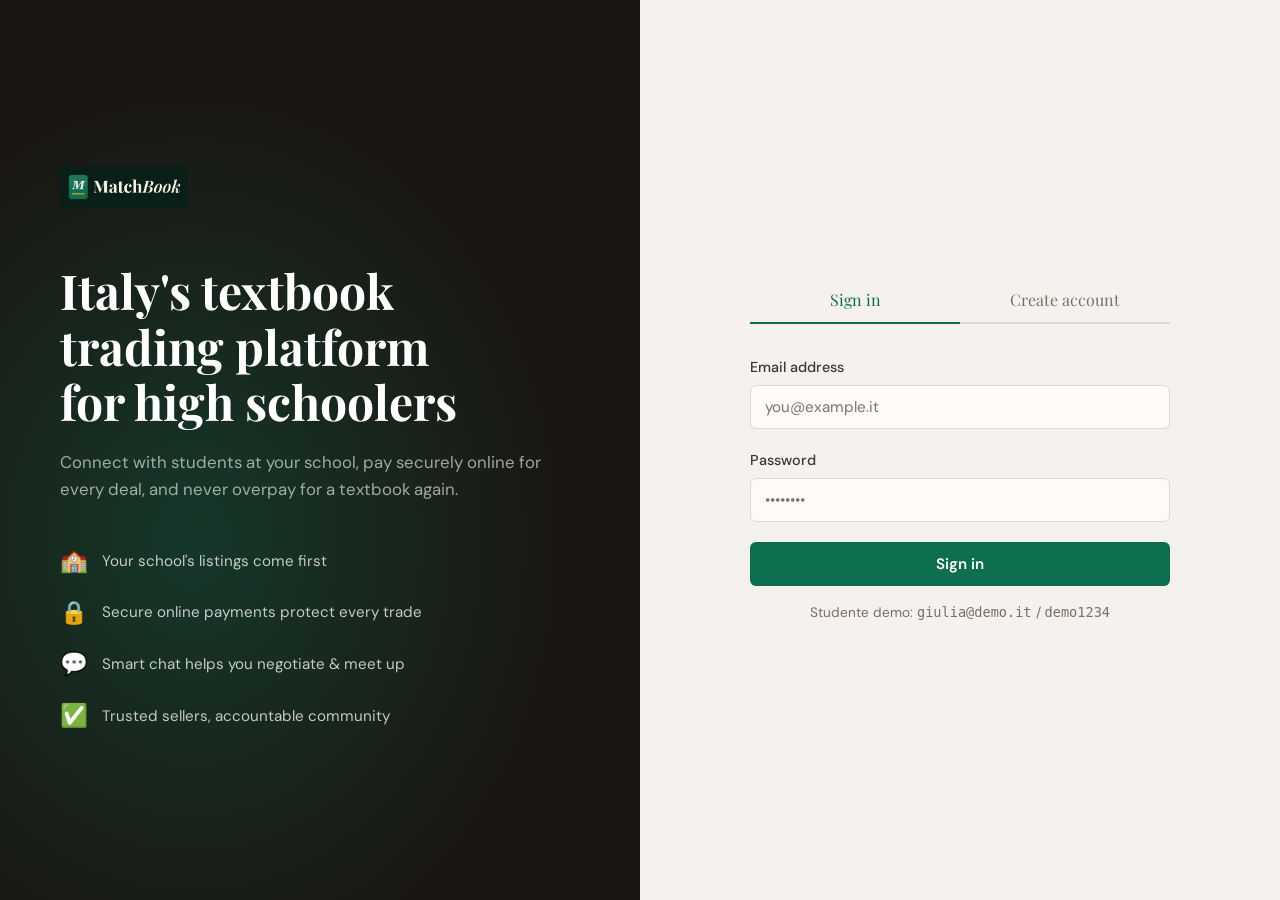
<file: dashboard.html>
<!DOCTYPE html>
<html lang="en">
<head>
  <meta charset="UTF-8">
  <meta name="viewport" content="width=device-width, initial-scale=1.0">
  <title>MatchBook — Metrics Dashboard</title>
  <link rel="stylesheet" href="style.css">
  <style>
    /* ─── DASHBOARD (admin only) ─────────────────────────────────────────────── */
    .dash {
      max-width: 1280px; margin: 0 auto; padding: calc(var(--nav-h) + 28px) 32px 56px;
    }
    /* Header */
    .dash-head {
      display: flex; align-items: flex-start; justify-content: space-between;
      gap: 24px; flex-wrap: wrap;
      padding-bottom: 20px; border-bottom: 1px solid var(--border);
    }
    .dash-brand { display: flex; align-items: baseline; gap: 18px; }
    .dash-wordmark { font-family: var(--font-display); font-size: 2rem; font-weight: 800; letter-spacing: -.01em; color: var(--ink); }
    .dash-wordmark em { color: var(--gold); font-style: italic; font-weight: 700; }
    .dash-kicker {
      font-family: var(--font-mono); font-size: .68rem; letter-spacing: .18em;
      text-transform: uppercase; color: var(--ink-3); line-height: 1.5;
      transform: translateY(2px);
    }
    .dash-tools { display: flex; align-items: center; gap: 14px; flex-wrap: wrap; }
    .mock-pill {
      font-family: var(--font-mono); font-size: .66rem; letter-spacing: .14em;
      text-transform: uppercase; color: var(--gold);
      background: var(--gold-light); border-radius: var(--radius-sm);
      padding: 9px 14px; line-height: 1.3; max-width: 120px;
    }
    .tf-group { display: inline-flex; background: var(--bg-alt); border-radius: 100px; padding: 3px; }
    .tf-btn {
      font-family: var(--font-body); font-size: .82rem; font-weight: 600; color: var(--ink-3);
      background: none; border: none; border-radius: 100px; padding: 8px 16px;
      transition: var(--transition);
    }
    .tf-btn:hover { color: var(--ink); }
    .tf-btn.active { background: var(--bg-card); color: var(--accent); box-shadow: var(--shadow-sm); }

    /* Hero */
    .dash-hero { margin: 36px 0 30px; }
    .dash-hero h1 {
      font-family: var(--font-display); font-weight: 800;
      font-size: clamp(2.1rem, 4.4vw, 3.4rem); line-height: 1.05; letter-spacing: -.015em;
      color: var(--ink);
    }
    .dash-hero h1 em { color: var(--accent); font-style: italic; }
    .dash-sub { color: var(--ink-3); font-size: 1.02rem; margin-top: 12px; font-style: italic; }

    /* KPI cards — one per AARRR stage */
    .kpi-row {
      display: grid; grid-template-columns: repeat(4, 1fr); gap: 18px; margin-bottom: 18px;
    }
    .kpi {
      background: var(--bg-card); border: 1px solid var(--border); border-radius: var(--radius-lg);
      padding: 26px 26px 28px; position: relative;
      min-height: 280px; display: flex; flex-direction: column;
    }
    /* stage tag: emerald roman numeral + gold stage name */
    .kpi-tag {
      font-family: var(--font-mono); font-size: .66rem; letter-spacing: .16em;
      text-transform: uppercase; display: flex; align-items: center; gap: 9px; margin-bottom: 18px;
    }
    .kpi-tag-roman {
      display: inline-flex; align-items: center; justify-content: center;
      min-width: 22px; height: 22px; padding: 0 6px; border-radius: 6px;
      background: var(--accent-light); color: var(--accent); font-weight: 700; font-size: .72rem;
    }
    .kpi-tag-name { color: var(--gold); }
    /* KEY metric — the hero of each card */
    .kpi-key { display: flex; align-items: baseline; gap: 12px; }
    .kpi-num {
      font-family: var(--font-display); font-weight: 800; color: var(--accent);
      font-size: 3.7rem; line-height: .9; letter-spacing: -.02em;
    }
    .kpi-num span { font-size: 1.3rem; font-weight: 700; color: var(--ink-3); margin-left: 1px; }
    .kpi-pct {
      align-self: center; font-family: var(--font-mono); font-size: .82rem; font-weight: 600;
      color: var(--accent); background: var(--accent-light); padding: 4px 10px; border-radius: 100px;
    }
    .kpi-pct.zero { color: var(--ink-3); background: var(--bg-alt); }
    .kpi-base {
      align-self: center; font-family: var(--font-mono); font-size: .64rem; letter-spacing: .12em;
      text-transform: uppercase; color: var(--gold); background: var(--gold-light);
      padding: 5px 10px; border-radius: 100px;
    }
    .kpi-label { font-family: var(--font-display); font-size: 1.2rem; margin: 12px 0 0; color: var(--ink); line-height: 1.25; }
    .kpi-key-bar { height: 6px; border-radius: 100px; background: var(--bg-alt); overflow: hidden; margin-top: 14px; }
    .kpi-key-bar-fill { height: 100%; border-radius: 100px; background: var(--accent); }
    /* explanatory note (cards with no sub-metrics) */
    .kpi-note { font-size: .82rem; color: var(--ink-3); line-height: 1.5; margin-top: 18px; padding-top: 16px; border-top: 1px dashed var(--border); }
    /* SECONDARY signals (sub-metrics) — visually demoted, gold accents */
    .kpi-subs { margin-top: 18px; padding-top: 16px; border-top: 1px dashed var(--border); }
    .kpi-subs-title {
      font-family: var(--font-mono); font-size: .6rem; letter-spacing: .16em; text-transform: uppercase;
      color: var(--ink-4); margin-bottom: 13px;
    }
    .kpi-sub + .kpi-sub { margin-top: 13px; }
    .kpi-sub-top { display: flex; align-items: baseline; justify-content: space-between; gap: 8px; margin-bottom: 6px; }
    .kpi-sub-name { font-size: .87rem; color: var(--ink-2); font-weight: 500; }
    .kpi-sub-val { font-family: var(--font-mono); font-size: .76rem; color: var(--ink-3); white-space: nowrap; }
    .kpi-sub-val strong { color: var(--ink); font-weight: 700; }
    .kpi-sub-bar { height: 5px; border-radius: 100px; background: var(--bg-alt); overflow: hidden; }
    .kpi-sub-bar-fill { height: 100%; border-radius: 100px; background: var(--gold); }
    .kpi-sub-foot { font-size: .72rem; color: var(--ink-4); margin-top: 6px; font-style: italic; }

    /* Retention exclusion note */
    .dash-note {
      font-size: .86rem; color: var(--ink-3); line-height: 1.55;
      background: var(--bg-card); border: 1px dashed var(--border);
      border-radius: var(--radius); padding: 14px 18px; margin-bottom: 8px;
    }
    .dash-note strong { color: var(--accent); font-weight: 700; }

    /* Footer */
    .dash-foot {
      margin-top: 30px; padding-top: 18px; border-top: 1px solid var(--border);
      font-family: var(--font-mono); font-size: .76rem; letter-spacing: .08em; color: var(--ink-3);
    }

    @media (max-width: 980px) {
      .kpi-row { grid-template-columns: repeat(2, 1fr); }
    }
    @media (max-width: 560px) {
      .dash { padding: 28px 18px 40px; }
      .kpi-row { grid-template-columns: 1fr; }
      .dash-head { flex-direction: column; }
    }
  </style>
</head>
<body>
<nav class="mb-nav"></nav>

<main class="dash" id="dashRoot" style="display:none;">

  <!-- Header -->
  <header class="dash-head">
    <div class="dash-brand">
      <div class="dash-wordmark">Match<em>Book</em></div>
      <div class="dash-kicker">Metrics<br>Dashboard</div>
    </div>
    <div class="dash-tools">
      <div class="tf-group">
        <span class="tf-btn active">All Responses</span>
      </div>
    </div>
  </header>

  <!-- Hero -->
  <section class="dash-hero">
    <h1 id="heroLine"></h1>
    <p class="dash-sub" id="heroSub"></p>
  </section>

  <!-- KPI cards -->
  <section class="kpi-row" id="kpiRow"></section>

  <!-- Footer -->
  <footer class="dash-foot">matchbook.it/metrics</footer>

</main>

<script src="db.js"></script>
<script src="app.js"></script>
<script>
  let METRICS = null;

  // Pilot cohort size — the denominator behind every rate on this board.
  const N = 5;

  // The funnel, in AARRR order. Each card = one stage with a single KEY metric;
  // `subs` are secondary signals shown (demoted) inside the same card. Numbers are
  // the manually-entered pilot results (how many of N visitors qualified).
  const FUNNEL = [
    {
      roman: 'I', stage: 'Acquisition',
      key: { value: 5, base: true, label: 'Total site visitors' },
      note: '',
    },
    {
      roman: 'II', stage: 'Activation',
      key: { value: 5, label: 'Registered &amp; school linked' },
      subs: [
        { name: 'Willing to sell', value: 2, foot: 'Supply signal.' },
      ],
    },
    {
      roman: 'III', stage: 'Revenue',
      key: { value: 4, label: 'Willing to buy' },
      subs: [
        { name: 'Willing to boost', value: 1, foot: '€1.50 micro-transaction intent.' },
        { name: 'Willing to go PRO', value: 2, foot: '€5 / year subscription intent.' },
      ],
    },
    {
      roman: 'IV', stage: 'Referral',
      key: { value: 0, label: 'Clicked “Share”' },
      note: '',
    },
  ];

  const pct = (v) => Math.round((v / N) * 100);

  function card(c) {
    const k = c.key;
    const num = k.base ? `${k.value}` : `${k.value}<span>/ ${N}</span>`;
    const badge = k.base
      ? `<span class="kpi-base">Funnel base</span>`
      : `<span class="kpi-pct${k.value === 0 ? ' zero' : ''}">${pct(k.value)}%</span>`;
    const fill = k.base ? 100 : pct(k.value);

    const bottom = (c.subs && c.subs.length)
      ? `<div class="kpi-subs">
           <div class="kpi-subs-title">Secondary signals</div>
           ${c.subs.map(s => `
           <div class="kpi-sub">
             <div class="kpi-sub-top">
               <span class="kpi-sub-name">${s.name}</span>
               <span class="kpi-sub-val"><strong>${s.value}</strong> / ${N} · ${pct(s.value)}%</span>
             </div>
             <div class="kpi-sub-bar"><div class="kpi-sub-bar-fill" style="width:${pct(s.value)}%"></div></div>
             ${s.foot ? `<div class="kpi-sub-foot">${s.foot}</div>` : ''}
           </div>`).join('')}
         </div>`
      : `<div class="kpi-note">${c.note || ''}</div>`;

    return `
      <div class="kpi">
        <div class="kpi-tag"><span class="kpi-tag-roman">${c.roman}</span><span class="kpi-tag-name">${c.stage}</span></div>
        <div class="kpi-key">
          <div class="kpi-num">${num}</div>
          ${badge}
        </div>
        <div class="kpi-label">${k.label}</div>
        <div class="kpi-key-bar"><div class="kpi-key-bar-fill" style="width:${fill}%"></div></div>
        ${bottom}
      </div>`;
  }

  function render() {
    document.getElementById('heroLine').innerHTML =
      `What our first 5 visitors <em>told us</em>.`;
    document.getElementById('heroSub').textContent =
      `Survey responses from MatchBook's first ${N} visitors at Liceo Scientifico "Paolo Ruffini".`;
    document.getElementById('kpiRow').innerHTML = FUNNEL.map(card).join('');
  }

  document.addEventListener('DOMContentLoaded', () => {
    // Admin guard: must be signed in AND have the admin role.
    const user = DB.currentUser();
    if (!user || !user.active) { location.href = 'auth.html?next=dashboard.html'; return; }
    if (!DB.isAdmin(user)) {
      toast('The Metrics Dashboard is restricted to admins', 'warning', 3500);
      setTimeout(() => location.href = 'index.html', 1200);
      return;
    }
    METRICS = DB.getMetrics();
    document.getElementById('dashRoot').style.display = '';
    render();
  });
</script>
</file>
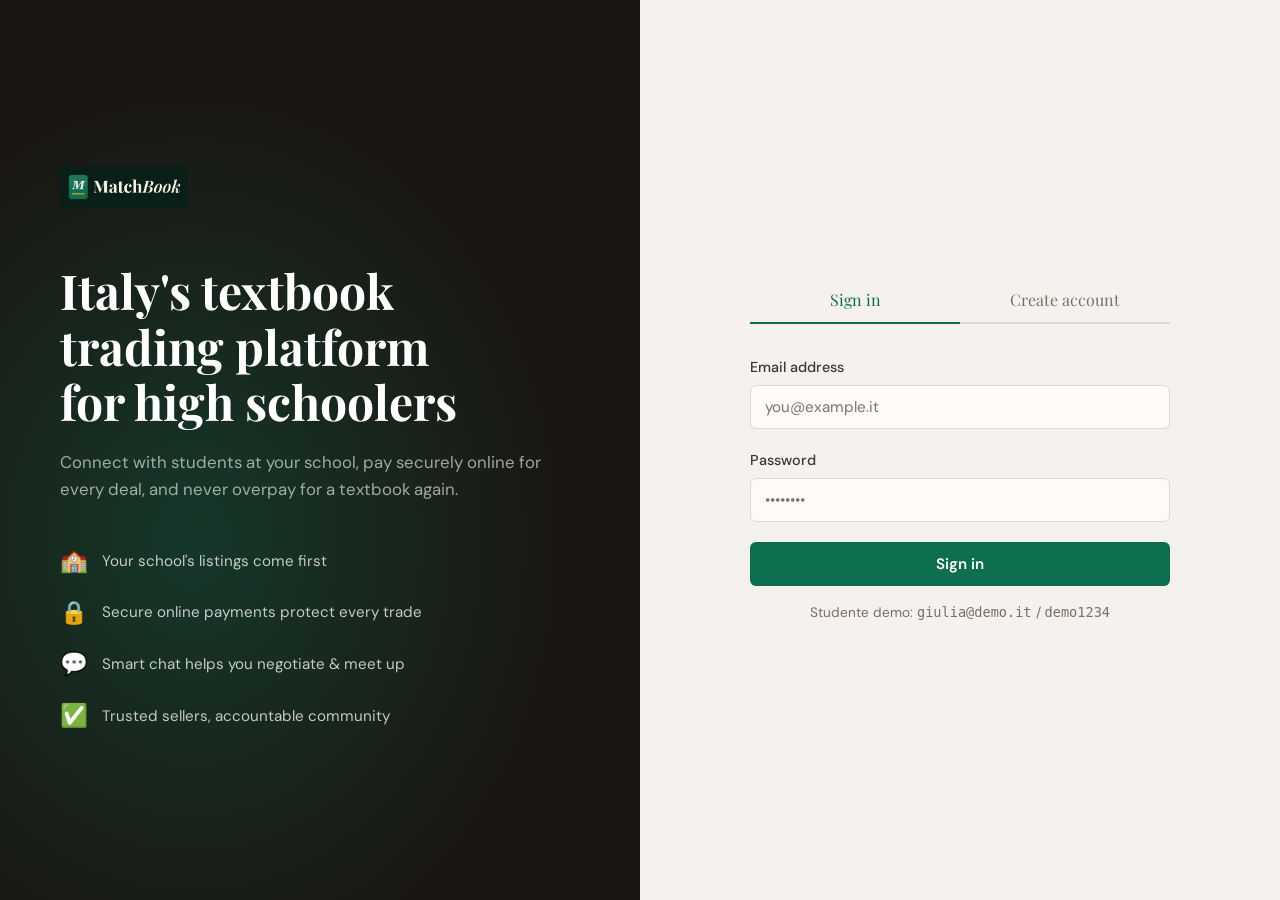
<file: my-listings.html>
<!DOCTYPE html>
<html lang="en">
<head>
  <meta charset="UTF-8">
  <meta name="viewport" content="width=device-width, initial-scale=1.0">
  <title>MatchBook — Your Listings</title>
  <link rel="stylesheet" href="style.css">
  <style>
    /* Disabled state for the ISBN-gated seller form */
    .form-input:disabled, .form-select:disabled, .form-textarea:disabled {
      background: #f5f0eb;
      color: var(--ink-3);
      cursor: not-allowed;
      opacity: .65;
    }
    .isbn-feedback.ok    { color: #2d8a3e; }
    .isbn-feedback.err   { color: #c44; }
    .isbn-feedback.muted { color: var(--ink-3); }
    .form-input.input-error { border-color: #c44; }
  </style>
</head>
<body>
<nav class="mb-nav"></nav>

<main class="page-body">
<div class="container">

  <div class="page-header">
    <h1>Your listings</h1>
    <p>Manage your listings and post new books for sale.</p>
  </div>

  <div style="display:grid;grid-template-columns:1fr 340px;gap:32px;align-items:start;">
    <!-- Listings -->
    <div>
      <div id="sellerListings"></div>
    </div>

    <!-- Post new -->
    <div class="sidebar-card seller-form-wrap" style="max-width:100%;position:sticky;top:calc(var(--nav-h) + 24px);">
      <div style="font-weight:600;margin-bottom:16px;font-family:var(--font-display);">Post a new listing</div>

      <!-- ISBN field — always enabled, gates the rest -->
      <div class="form-group">
        <label class="form-label">ISBN Code</label>
        <input class="form-input" type="text" id="sellIsbn"
               placeholder="e.g. 9788800000003" maxlength="13"
               inputmode="numeric" autocomplete="off" oninput="onIsbnInput()">
        <div id="isbnFeedback" class="isbn-feedback muted"
             style="margin-top:6px;font-size:.8rem;min-height:18px;"></div>
      </div>

      <div class="form-row">
        <div class="form-group">
          <label class="form-label">Price (€)</label>
          <input class="form-input" type="number" id="sellPrice" placeholder="—"
                 min="0.50" step="0.50" disabled oninput="validatePrice()">
          <div id="priceHint" style="margin-top:4px;font-size:.75rem;color:var(--ink-3);min-height:14px;"></div>
        </div>
        <div class="form-group">
          <label class="form-label">Condition</label>
          <select class="form-select" id="sellCondition" disabled>
            <option value="new">New</option>
            <option value="like_new">Like New</option>
            <option value="good" selected>Good</option>
            <option value="fair">Fair</option>
          </select>
        </div>
      </div>
      <div class="form-group">
        <label class="form-label">Description (optional)</label>
        <textarea class="form-textarea" id="sellDescription"
                  placeholder="Any notes about the book's condition…"
                  style="min-height:70px;" disabled></textarea>
      </div>
      <div id="sellError" class="form-error" style="margin-bottom:8px;"></div>
      <button class="btn btn-primary btn-full" id="sellSubmit" onclick="handlePost()" disabled>Post listing</button>
    </div>
  </div>

</div>
</main>

<script src="db.js"></script>
<script src="app.js"></script>
<script>
let currentUser = null;
let currentBook = null; // book matched from BOOKS_DB after a valid ISBN is entered

document.addEventListener('DOMContentLoaded', () => {
  currentUser = DB.currentUser();
  if (!currentUser) { location.href = 'auth.html?next=my-listings.html'; return; }
  renderSellerListings();
});

// ── ISBN LOOKUP + GATING ───────────────────────────────────────────────────────

function onIsbnInput() {
  const input = document.getElementById('sellIsbn');
  const feedback = document.getElementById('isbnFeedback');
  // strip anything that isn't a digit (defensive — ISBNs here are 13 digits)
  const isbn = input.value.replace(/\D/g, '').slice(0, 13);
  if (isbn !== input.value) input.value = isbn;

  // any change invalidates the previous match
  currentBook = null;
  setFieldsLocked(true);
  document.getElementById('sellError').textContent = '';

  if (isbn.length === 0) {
    feedback.textContent = '';
    feedback.className = 'isbn-feedback muted';
    return;
  }

  if (isbn.length < 13) {
    feedback.textContent = `${isbn.length} / 13 digits…`;
    feedback.className = 'isbn-feedback muted';
    return;
  }

  // exactly 13 digits → look up
  const book = BOOKS_DB.find(b => b.isbn === isbn);
  if (book) {
    currentBook = book;
    feedback.innerHTML = `✅ Found: <strong>${escHtml(book.title)}</strong> — ${escHtml(book.author)}`;
    feedback.className = 'isbn-feedback ok';
    setFieldsLocked(false);
    updatePriceHint();
  } else {
    feedback.textContent = '❌ ISBN not found in catalog';
    feedback.className = 'isbn-feedback err';
  }
}

function setFieldsLocked(locked) {
  ['sellPrice', 'sellCondition', 'sellDescription', 'sellSubmit']
    .forEach(id => { document.getElementById(id).disabled = locked; });
  if (locked) {
    const priceEl = document.getElementById('sellPrice');
    priceEl.value = '';
    priceEl.classList.remove('input-error');
    priceEl.removeAttribute('max');
    priceEl.placeholder = '—';
    document.getElementById('sellDescription').value = '';
    document.getElementById('sellCondition').value = 'good';
    document.getElementById('priceHint').textContent = '';
  }
}

function updatePriceHint() {
  if (!currentBook) return;
  const maxPrice = +(currentBook.cost * 0.5).toFixed(2);
  const priceEl = document.getElementById('sellPrice');
  priceEl.max = maxPrice;
  priceEl.placeholder = `≤ ${maxPrice.toFixed(2)}`;
  document.getElementById('priceHint').innerHTML =
    `Max: <strong>€${maxPrice.toFixed(2)}</strong> (50% of list price €${currentBook.cost.toFixed(2)})`;
}

function validatePrice() {
  if (!currentBook) return;
  const priceEl = document.getElementById('sellPrice');
  const errEl = document.getElementById('sellError');
  const price = parseFloat(priceEl.value);
  const maxPrice = +(currentBook.cost * 0.5).toFixed(2);

  if (isNaN(price) || price <= 0) {
    errEl.textContent = '';
    priceEl.classList.remove('input-error');
    return;
  }
  if (price > maxPrice) {
    errEl.textContent = `Price exceeds the maximum allowed (€${maxPrice.toFixed(2)} = 50% of list price).`;
    priceEl.classList.add('input-error');
  } else {
    errEl.textContent = '';
    priceEl.classList.remove('input-error');
  }
}

function handlePost() {
  const errEl = document.getElementById('sellError');
  errEl.textContent = '';

  if (!currentBook) {
    errEl.textContent = 'Enter a valid ISBN code first.';
    return;
  }

  const price = parseFloat(document.getElementById('sellPrice').value);
  const condition = document.getElementById('sellCondition').value;
  const description = document.getElementById('sellDescription').value.trim();

  if (isNaN(price) || price <= 0) { errEl.textContent = 'Please set a valid price.'; return; }
  const maxPrice = +(currentBook.cost * 0.5).toFixed(2);
  if (price > maxPrice) {
    errEl.textContent = `Price exceeds the maximum allowed (€${maxPrice.toFixed(2)} = 50% of list price).`;
    return;
  }

  DB.createListing({
    sellerId: currentUser.id,
    schoolId: currentUser.schoolId,
    isbn: currentBook.isbn,
    bookTitle: currentBook.title,
    bookAuthor: currentBook.author,
    subject: currentBook.subject,
    condition, price, description,
  });

  // Reset form back to locked state
  document.getElementById('sellIsbn').value = '';
  const fb = document.getElementById('isbnFeedback');
  fb.textContent = ''; fb.className = 'isbn-feedback muted';
  currentBook = null;
  setFieldsLocked(true);

  toast('Listing posted! ✅', 'success');
  renderSellerListings();
}

// ── LIST OF USER'S OWN LISTINGS ────────────────────────────────────────────────

function renderSellerListings() {
  const container = document.getElementById('sellerListings');
  const listings = DB.getListings()
    .filter(l => l.sellerId === currentUser.id)
    // Boosted first (pinned), then newest first within each group
    .sort((a, b) => {
      const ba = a.boosted ? 1 : 0, bb = b.boosted ? 1 : 0;
      if (ba !== bb) return bb - ba;
      return b.createdAt - a.createdAt;
    });

  if (listings.length === 0) {
    container.innerHTML = `
      <div class="empty-state">
        <div class="empty-icon">📦</div>
        <h3>No listings yet</h3>
        <p>Post your first book using the form →</p>
      </div>`;
    return;
  }

  container.innerHTML = listings.map(l => `
    <div class="txn-card animate-in ${l.boosted ? 'boosted' : ''}">
      <div class="txn-header">
        <div>
          <div class="txn-title">${escHtml(l.bookTitle)}</div>
          <div class="txn-id">${l.isbn}</div>
        </div>
        <div style="display:flex;align-items:center;gap:8px;flex-wrap:wrap;justify-content:flex-end;">
          ${l.boosted ? `<span class="boost-badge"><span class="rocket">🚀</span> Boosted</span>` : ''}
          ${conditionBadge(l.condition)}
          ${l.status === 'active' ? '<span class="badge badge-success">Active</span>' : l.status === 'reserved' ? '<span class="badge badge-warning">Reserved</span>' : '<span class="badge badge-muted">Sold</span>'}
        </div>
      </div>
      <div style="display:flex;justify-content:space-between;align-items:flex-start;">
        <div style="font-family:var(--font-display);font-size:1.2rem;color:var(--accent);font-weight:700;">${formatPrice(l.price)}</div>
        <div style="text-align:right;">
          <div style="font-size:.8rem;color:var(--ink-3);">Posted ${formatDate(l.createdAt)}</div>
          ${l.status === 'active'
            ? (() => {
                if (l.boosted) {
                  return `<button class="boost-btn boosted" onclick="toggleBoost('${l.id}')">🚀 Boosted ✓</button>`;
                }
                const freeBoosts = currentUser?.freeBoosts || 0;
                const label = freeBoosts > 0
                  ? `🚀 Boost <span class="boost-cost free">1 free</span>`
                  : `🚀 Boost <span class="boost-cost paid">€${BOOST_FEE.toFixed(2)}</span>`;
                return `<button class="boost-btn" onclick="toggleBoost('${l.id}')">${label}</button>`;
              })()
            : ''}
        </div>
      </div>
      ${l.description ? `<div class="text-muted text-sm" style="margin-top:8px;">${escHtml(l.description)}</div>` : ''}
      ${l.status === 'active' ? `<div style="margin-top:12px;"><button class="btn btn-ghost btn-sm" style="color:var(--red);" onclick="deleteListing('${l.id}')">Remove listing</button></div>` : ''}
    </div>
  `).join('');
}

function toggleBoost(id) {
  // Boost is a paid feature and isn't live in the pilot. Route both enable and
  // disable to the coming-soon modal so seeded "Boosted" badges stay in place.
  openComingSoon('Listing Boost');
}

function deleteListing(id) {
  if (!confirm('Remove this listing?')) return;
  DB.updateListing(id, { status: 'sold' });
  toast('Listing removed', 'info');
  renderSellerListings();
}

function escHtml(s) {
  return String(s).replace(/&/g,'&amp;').replace(/</g,'&lt;').replace(/>/g,'&gt;').replace(/"/g,'&quot;');
}
</script>
</body>
</html>
</file>
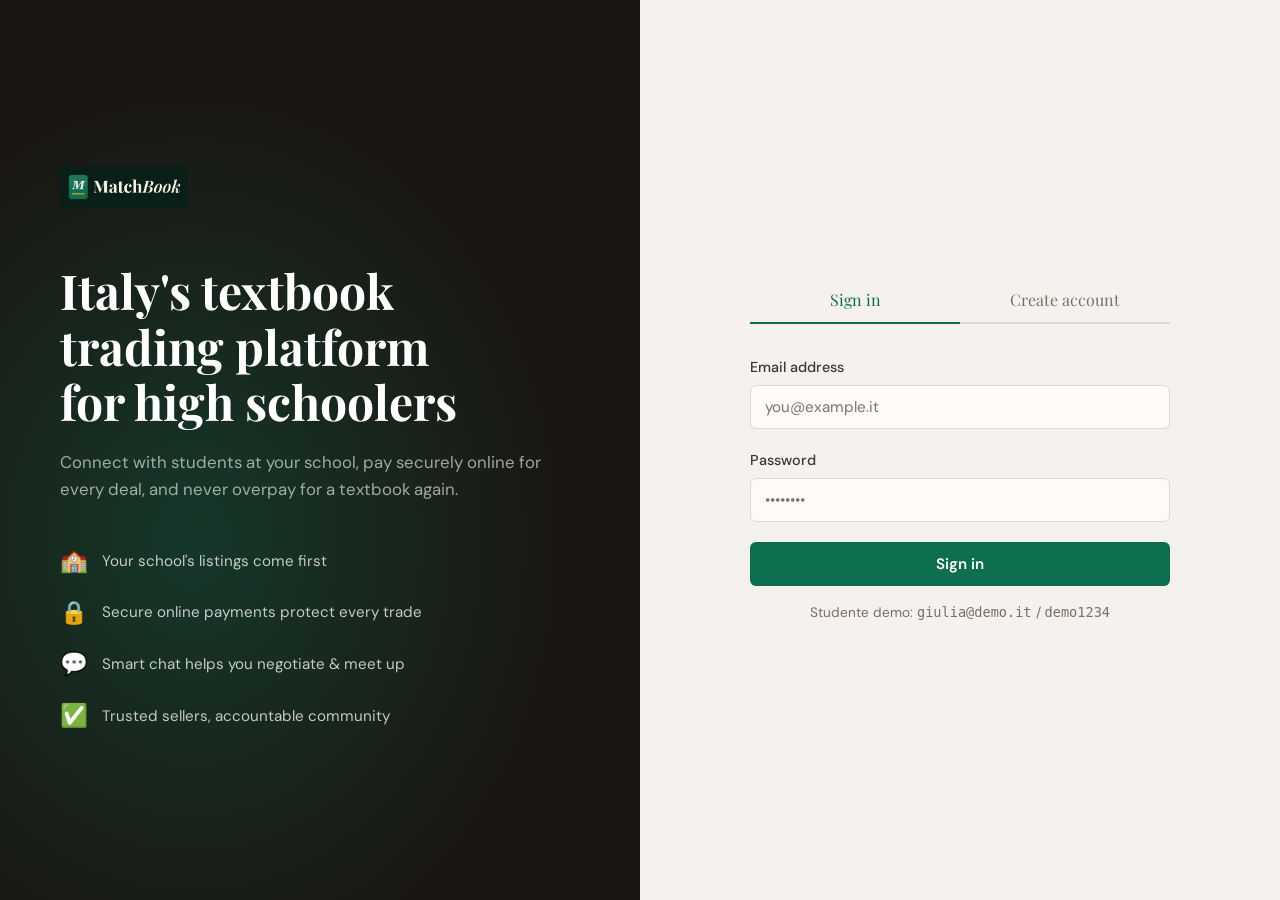
<file: pro.html>
<!DOCTYPE html>
<html lang="en">
<head>
  <meta charset="UTF-8">
  <meta name="viewport" content="width=device-width, initial-scale=1.0">
  <title>MatchBook PRO — Save on every book, boost more listings</title>
  <link rel="stylesheet" href="style.css">
</head>
<body>
<nav class="mb-nav"></nav>

<main class="pro-page">
  <div class="container">

    <!-- HERO -->
    <section class="pro-hero animate-in">
      <div class="pro-tag">
        <svg class="crown-icon" viewBox="0 0 24 24" fill="none" stroke="currentColor" stroke-width="2" stroke-linecap="round" stroke-linejoin="round" aria-hidden="true">
          <path d="M2 4l3 12h14l3-12-6 7-4-9-4 9-6-7z"/>
        </svg>
        MatchBook PRO
      </div>
      <h1 class="pro-title">
        Skip the buyer fees.<br>
        <em>Boost your listings.</em><br>
        For just €5 a year.
      </h1>
      <p class="pro-sub">
        PRO is for students who trade textbooks often — buy a few extra books, list a few extra books, and the subscription pays for itself before the school year is half done.
      </p>
    </section>

    <!-- BENEFITS -->
    <section class="pro-benefits animate-in">
      <div class="pro-benefit-card">
        <div class="pro-benefit-icon" aria-hidden="true">
          <svg viewBox="0 0 24 24" fill="none" stroke="currentColor" stroke-width="1.8" stroke-linecap="round" stroke-linejoin="round">
            <rect x="3" y="6" width="18" height="13" rx="2"/>
            <path d="M7 6V4a2 2 0 0 1 2-2h6a2 2 0 0 1 2 2v2"/>
            <path d="M3 11h18"/>
            <circle cx="12" cy="15" r="1.4" fill="currentColor" stroke="none"/>
          </svg>
        </div>
        <div class="pro-benefit-title">Zero buyer fees</div>
        <div class="pro-benefit-desc">
          Free members pay a €1.00 platform fee on every book they buy. With PRO that fee disappears — you pay just the book's listed price.
        </div>
        <span class="pro-benefit-savings">Saves €1.00 on every purchase</span>
      </div>

      <div class="pro-benefit-card">
        <div class="pro-benefit-icon" aria-hidden="true">
          <svg viewBox="0 0 24 24" fill="none" stroke="currentColor" stroke-width="1.8" stroke-linecap="round" stroke-linejoin="round">
            <path d="M4.5 16.5c-1.5 1.26-2 5-2 5s3.74-.5 5-2c.71-.84.7-2.13-.09-2.91a2.18 2.18 0 0 0-2.91-.09Z"/>
            <path d="m12 15-3-3a22 22 0 0 1 2-3.95A12.88 12.88 0 0 1 22 2c0 2.72-.78 7.5-6 11a22.35 22.35 0 0 1-4 2Z"/>
            <path d="M9 12H4s.55-3.03 2-4c1.62-1.08 5 0 5 0"/>
            <path d="M12 15v5s3.03-.55 4-2c1.08-1.62 0-5 0-5"/>
          </svg>
        </div>
        <div class="pro-benefit-title">5 free boosts included</div>
        <div class="pro-benefit-desc">
          Each Priority Boost pins a single listing to the top of your school's search list — and normally costs €1.50. PRO members get 5 boosts bundled in, on the house.
        </div>
        <span class="pro-benefit-savings">€7.50 of boosts included</span>
      </div>
    </section>

    <!-- PRICING + CTA -->
    <section class="pro-pricing-section">
      <div class="pro-pricing-card" id="pricingCard">
        <div class="pro-pricing-label">MatchBook PRO</div>
        <div class="pro-price-display">€5<span class="pro-price-unit">.00</span></div>
        <div class="pro-price-period">per year — billed once</div>

        <!-- Action area: gets replaced by JS depending on plan / login state -->
        <div id="upgradeActionWrap">
          <button id="upgradeBtn" class="pro-upgrade-btn" onclick="doUpgrade()">
            <svg class="crown-icon" viewBox="0 0 24 24" fill="none" stroke="currentColor" stroke-width="2" stroke-linecap="round" stroke-linejoin="round" aria-hidden="true">
              <path d="M2 4l3 12h14l3-12-6 7-4-9-4 9-6-7z"/>
            </svg>
            Upgrade now — €5.00
          </button>
          <div id="upgradeHint" class="pro-pricing-hint"></div>
        </div>

        <div class="pro-pricing-fine">Cancel anytime. Pays itself off in ~5 purchases or ~4 boosts.</div>
      </div>
    </section>

    <!-- COMPARISON -->
    <section class="pro-compare-section animate-in">
      <h2 class="pro-section-title">Free vs PRO</h2>
      <div class="pro-compare">
        <div class="pro-compare-row pro-compare-header">
          <div>Feature</div>
          <div style="text-align:center;">Free</div>
          <div style="text-align:center;">PRO</div>
        </div>
        <div class="pro-compare-row">
          <div class="pro-compare-feature">Browse &amp; post listings</div>
          <div class="pro-compare-value included">✓</div>
          <div class="pro-compare-value included">✓</div>
        </div>
        <div class="pro-compare-row">
          <div class="pro-compare-feature">Secure online payments</div>
          <div class="pro-compare-value included">✓</div>
          <div class="pro-compare-value included">✓</div>
        </div>
        <div class="pro-compare-row">
          <div class="pro-compare-feature">In-app chat with sellers</div>
          <div class="pro-compare-value included">✓</div>
          <div class="pro-compare-value included">✓</div>
        </div>
        <div class="pro-compare-row">
          <div class="pro-compare-feature">Buyer fee on each purchase</div>
          <div class="pro-compare-value excluded">€1.00</div>
          <div class="pro-compare-value included">€0.00</div>
        </div>
        <div class="pro-compare-row">
          <div class="pro-compare-feature">Boost a listing</div>
          <div class="pro-compare-value excluded">€1.50 each</div>
          <div class="pro-compare-value included">5 included</div>
        </div>
        <div class="pro-compare-row">
          <div class="pro-compare-feature">Annual cost</div>
          <div class="pro-compare-value">Free</div>
          <div class="pro-compare-value included">€5.00</div>
        </div>
      </div>
    </section>

    <!-- Back link -->
    <div class="pro-back-wrap">
      <a href="announcements.html" class="btn btn-ghost">← Back to browse</a>
    </div>

  </div>
</main>

<script src="db.js"></script>
<script src="app.js"></script>
<script>
  let currentUser = null;

  document.addEventListener('DOMContentLoaded', () => {
    currentUser = DB.currentUser();
    // Not logged in? Bounce to auth with a redirect-back.
    if (!currentUser || !currentUser.active) {
      location.href = 'auth.html?next=' + encodeURIComponent('pro.html');
      return;
    }
    renderUpgradeArea();
  });

  function renderUpgradeArea() {
    const wrap = document.getElementById('upgradeActionWrap');
    if (!wrap) return;

    // Already PRO — flip the CTA into a confirmation state.
    if (currentUser.plan === 'pro') {
      wrap.innerHTML = `
        <div class="pro-already-state">
          <div class="pro-already-icon" aria-hidden="true">✓</div>
          <div class="pro-already-text">You're a PRO member</div>
          <div class="pro-already-sub">${currentUser.freeBoosts || 0} free boost${(currentUser.freeBoosts || 0) === 1 ? '' : 's'} remaining</div>
        </div>
        <a href="announcements.html" class="btn btn-secondary" style="margin-top:18px;">Go browse listings</a>
      `;
      document.querySelector('.pro-pricing-fine')?.remove();
      return;
    }

    // Free user — show insufficient-balance hint inline if applicable.
    const hint = document.getElementById('upgradeHint');
    if (currentUser.balance < 5) {
      hint.innerHTML = `⚠️ Your balance is €${currentUser.balance.toFixed(2)}. You need €5.00 to upgrade.`;
      hint.className = 'pro-pricing-hint pro-pricing-hint-warn';
      document.getElementById('upgradeBtn').disabled = true;
    } else {
      hint.innerHTML = `Will be deducted from your balance (€${currentUser.balance.toFixed(2)})`;
      hint.className = 'pro-pricing-hint';
    }
  }

  function doUpgrade() {
    // PRO checkout isn't live in the pilot — capture interest instead.
    openComingSoon('MatchBook PRO');
  }
</script>
</body>
</html>
</file>
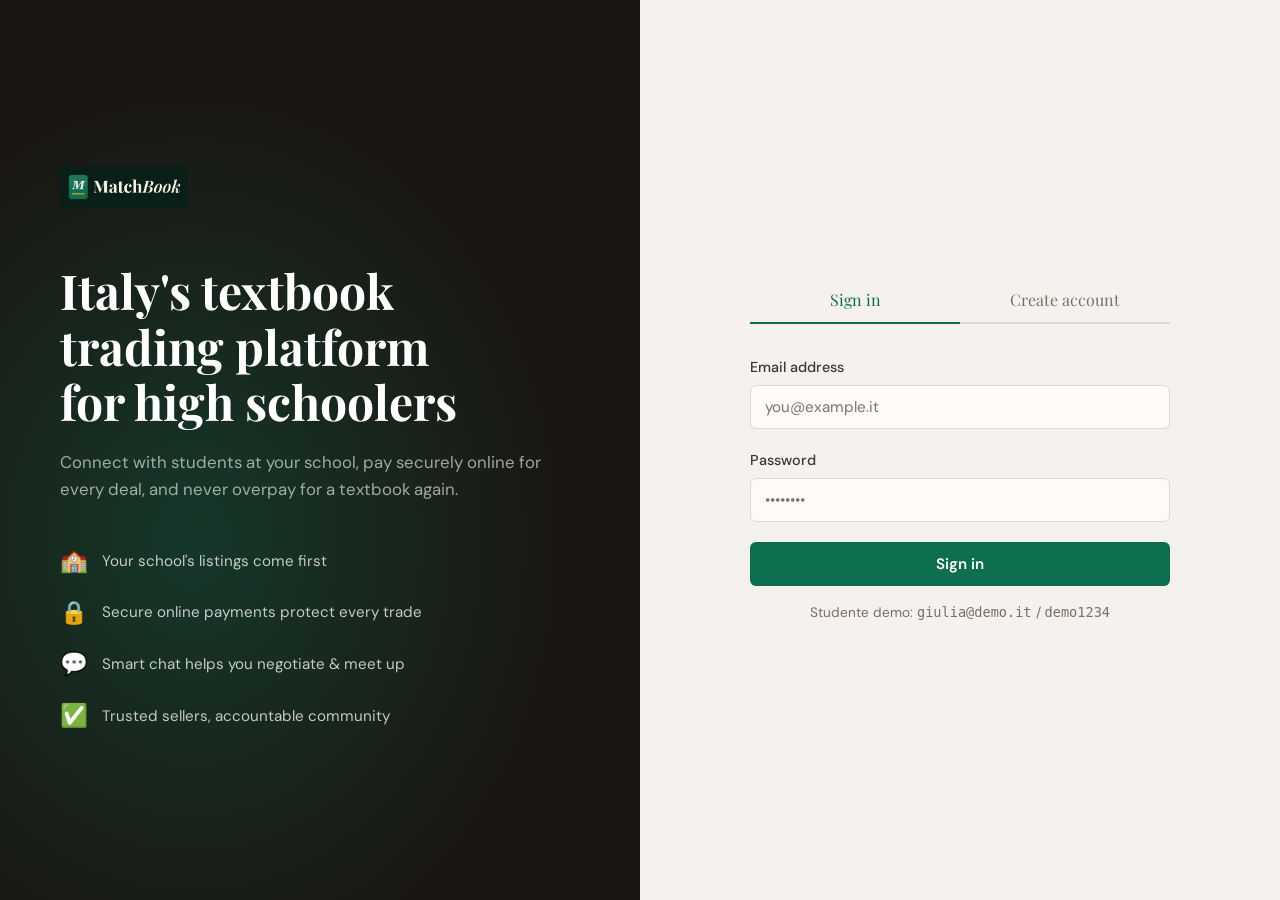
<file: transactions.html>
<!DOCTYPE html>
<html lang="en">
<head>
  <meta charset="UTF-8">
  <meta name="viewport" content="width=device-width, initial-scale=1.0">
  <title>MatchBook — Transactions</title>
  <link rel="stylesheet" href="style.css">
</head>
<body>
<nav class="mb-nav"></nav>

<main class="page-body">
<div class="container">

  <div class="page-header">
    <h1>Transactions</h1>
    <p id="txnSubtitle"></p>
  </div>

  <!-- Balance Card -->
  <div id="balanceCard" style="margin-bottom:24px;display:none;">
    <div class="card" style="display:flex;align-items:center;justify-content:space-between;flex-wrap:wrap;gap:16px;">
      <div>
        <div style="font-size:.8rem;color:var(--ink-3);font-weight:600;text-transform:uppercase;letter-spacing:.06em;margin-bottom:4px;">Your Balance</div>
        <div id="balanceAmount" style="font-family:var(--font-display);font-size:2rem;color:var(--green);font-weight:700;"></div>
      </div>
      <div style="text-align:right;">
        <div style="font-size:.8rem;color:var(--ink-3);">Simulated balance for demo purposes</div>
        <button class="btn btn-secondary btn-sm" style="margin-top:8px;" onclick="topUpBalance()">+ Add €50</button>
      </div>
    </div>
  </div>

  <!-- How it works -->
  <div class="info-banner" style="margin-bottom:24px;">
    <span>🔒</span>
    <div>
      <strong>How MatchBook works:</strong> Pay the <strong>full price online</strong> to buy a book. Meet the seller to collect it, then confirm the transaction here. If something goes wrong, report an issue — you'll be <strong>fully refunded</strong> and the seller's account will be removed.
    </div>
  </div>

  <div id="txnList"></div>

  <div id="emptyState" style="display:none;">
    <div class="empty-state">
      <div class="empty-icon">📋</div>
      <h3>No transactions yet</h3>
      <p id="emptyStateText"></p>
      <a href="announcements.html" class="btn btn-primary" style="margin-top:20px;" id="emptyStateCta"></a>
    </div>
  </div>

</div>
</main>

<!-- PAY MODAL -->
<div class="modal-overlay" id="depositModal">
  <div class="modal">
    <button class="modal-close" onclick="closeModal('depositModal')">✕</button>
    <h3 class="modal-title">Pay 🔒</h3>
    <div id="depositModalBody"></div>
  </div>
</div>

<!-- CONFIRM MODAL -->
<div class="modal-overlay" id="confirmModal">
  <div class="modal">
    <button class="modal-close" onclick="closeModal('confirmModal')">✕</button>
    <h3 class="modal-title">Confirm Transaction ✅</h3>
    <div id="confirmModalBody"></div>
  </div>
</div>

<!-- DISPUTE MODAL -->
<div class="modal-overlay" id="disputeModal">
  <div class="modal">
    <button class="modal-close" onclick="closeModal('disputeModal')">✕</button>
    <h3 class="modal-title" style="color:var(--red);">⚠️ Report an Issue</h3>
    <div id="disputeModalBody"></div>
  </div>
</div>

<!-- SUCCESS MODAL -->
<div class="modal-overlay" id="successModal">
  <div class="modal" style="text-align:center;">
    <div id="successIcon" style="font-size:4rem;margin-bottom:16px;">✅</div>
    <h3 class="modal-title" id="successTitle"></h3>
    <p id="successBody" style="color:var(--ink-3);margin-bottom:24px;"></p>
    <button class="btn btn-primary" onclick="closeModal('successModal');renderTransactions();">Done</button>
  </div>
</div>

<script src="db.js"></script>
<script src="app.js"></script>
<script>
let currentUser = null;

document.addEventListener('DOMContentLoaded', () => {
  currentUser = DB.currentUser();
  if (!currentUser) { location.href = 'auth.html?next=transactions.html'; return; }

  // Balance card visible to everyone — every account can buy
  document.getElementById('balanceCard').style.display = 'block';
  refreshBalance();

  document.getElementById('txnSubtitle').textContent =
    'Track your purchases and sales, pay for books, and confirm successful trades.';

  renderTransactions();
});

function refreshBalance() {
  const user = DB.getUserById(currentUser.id);
  if (!user) return;
  currentUser = user; // refresh
  const el = document.getElementById('balanceAmount');
  if (el) el.textContent = '€' + user.balance.toFixed(2);
}

function topUpBalance() {
  openComingSoon('Top up balance');
}

function renderTransactions() {
  refreshBalance();
  const txns = DB.getTransactionsForUser(currentUser.id);
  const container = document.getElementById('txnList');
  const emptyState = document.getElementById('emptyState');

  if (txns.length === 0) {
    container.innerHTML = '';
    emptyState.style.display = 'block';
    const text = document.getElementById('emptyStateText');
    const cta = document.getElementById('emptyStateCta');
    text.textContent = 'Browse listings to buy a book, or post your own to start receiving orders.';
    cta.textContent = 'Browse listings';
    cta.href = 'announcements.html';
    return;
  }

  emptyState.style.display = 'none';
  container.innerHTML = txns.reverse().map(t => renderTxnCard(t)).join('');
}

function renderTxnCard(t) {
  const listing = DB.getListingById(t.listingId);
  // Per-transaction: am I the buyer or the seller in THIS specific deal?
  const iAmBuyer = currentUser.id === t.buyerId;
  const otherUser = DB.getUserById(iAmBuyer ? t.sellerId : t.buyerId);

  const escrowSteps = [
    { key: 'pending_payment', icon: '📋', label: 'Created' },
    { key: 'paid', icon: '💳', label: 'Paid' },
    { key: 'completed', icon: '✅', label: 'Completed' },
  ];
  const stepOrder = ['pending_payment', 'paid', 'completed'];
  const currentStepIdx = t.status === 'refunded' ? -1 : stepOrder.indexOf(t.status);

  const escrowHtml = `
    <div class="escrow-flow">
      ${escrowSteps.map((s, i) => {
        const isDone = i < currentStepIdx;
        const isActive = i === currentStepIdx;
        return `<div class="escrow-step ${isDone ? 'done' : ''} ${isActive ? 'active' : ''}">
          <div class="escrow-step-icon">${s.icon}</div>
          <div class="escrow-step-label">${s.label}</div>
        </div>`;
      }).join('')}
    </div>`;

  const actions = renderActions(t);

  return `
    <div class="txn-card animate-in" id="txnCard_${t.id}">
      <div class="txn-header">
        <div>
          <div class="txn-title">${escHtml(t.bookTitle || listing?.bookTitle || 'Unknown book')}</div>
          <div class="txn-id">ID: ${t.id}</div>
          <div style="font-size:.8rem;color:var(--ink-3);margin-top:2px;">${iAmBuyer ? '📦 Seller' : '🛒 Buyer'}: ${escHtml(otherUser?.name || 'Unknown')}</div>
        </div>
        <div>${statusBadge(t.status)}</div>
      </div>
      ${escrowHtml}
      <div class="txn-details">
        <div class="txn-detail">
          <div class="txn-detail-label">Total Price</div>
          <div class="txn-detail-value" style="color:var(--accent);">${formatPrice(t.totalPrice)}</div>
        </div>
        <div class="txn-detail">
          <div class="txn-detail-label">Created</div>
          <div class="txn-detail-value">${formatDate(t.createdAt)}</div>
        </div>
      </div>
      ${t.status === 'refunded' ? `
        <div class="warning-banner" style="margin-bottom:0;">
          <span>⚠️</span>
          <div>This transaction was disputed. You've been fully refunded <strong>${formatPrice(t.totalPrice)}</strong> to your balance. The seller's account has been removed.</div>
        </div>` : ''}
      ${t.status === 'completed' ? `
        <div style="background:var(--green-light);border:1px solid var(--green);border-radius:var(--radius-sm);padding:12px 14px;font-size:.9rem;color:var(--green);">
          ✅ Transaction completed successfully on ${formatDateTime(t.completedAt)}.
        </div>` : ''}
      <div class="txn-actions" style="margin-top:${actions ? '16px' : '0'};">${actions}</div>
    </div>`;
}

function renderActions(t) {
  const iAmBuyer = currentUser.id === t.buyerId;
  if (iAmBuyer) {
    if (t.status === 'pending_payment') {
      return `<button class="btn btn-primary" onclick="openDepositModal('${t.id}')">💳 Pay ${formatPrice(t.totalPrice)} now</button>
              <button class="btn btn-ghost btn-sm" onclick="cancelTxn('${t.id}')" style="color:var(--red);">Cancel</button>`;
    }
    if (t.status === 'paid') {
      return `
        <div style="background:var(--gold-light);border:1px solid var(--gold);border-radius:var(--radius-sm);padding:12px 14px;font-size:.85rem;color:var(--gold);margin-bottom:12px;width:100%;">
          📅 Paid! Meet the seller to collect the book, then confirm below.
        </div>
        <button class="btn btn-success" onclick="openConfirmModal('${t.id}')">✅ Confirm — Book received</button>
        <button class="btn btn-danger" onclick="openDisputeModal('${t.id}')">⚠️ Report issue</button>`;
    }
  } else {
    // Seller side of this transaction
    if (t.status === 'paid') {
      return `<div style="background:var(--blue-light);border:1px solid var(--blue);border-radius:var(--radius-sm);padding:12px 14px;font-size:.85rem;color:var(--blue);width:100%;">
        📬 Payment received! Arrange the handover with the buyer via <a href="chat.html" style="font-weight:600;">Messages</a>. They'll confirm on their end after you hand over the book.
      </div>`;
    }
  }
  return '';
}

// ── PAY ────────────────────────────────────────────────────────────────────

function openDepositModal(txnId) {
  // Online payment isn't live in the pilot — capture interest instead.
  openComingSoon('Online payment');
}

function executeDeposit(txnId) {
  openComingSoon('Online payment');
}

// ── CONFIRM ────────────────────────────────────────────────────────────────────

function openConfirmModal(txnId) {
  // Confirming the handover isn't live in the pilot — capture interest instead.
  openComingSoon('Confirm handover');
}

function executeConfirm(txnId) {
  openComingSoon('Confirm handover');
}

// ── DISPUTE ────────────────────────────────────────────────────────────────────

function openDisputeModal(txnId) {
  // Dispute/refund flow isn't live in the pilot — capture interest instead.
  openComingSoon('Report & refund');
}

function executeDispute(txnId) {
  openComingSoon('Report & refund');
}

function cancelTxn(txnId) {
  if (!confirm('Cancel this transaction?')) return;
  const t = DB.getTransactionById(txnId);
  if (t.status !== 'pending_payment') { toast('Cannot cancel at this stage', 'warning'); return; }
  // Just mark it as a local delete (soft delete)
  const txns = DB.getTransactions();
  const idx = txns.findIndex(tx => tx.id === txnId);
  if (idx > -1) { txns.splice(idx, 1); DB.saveTransactions(txns); }
  DB.updateListing(t.listingId, { status: 'active' });
  toast('Transaction cancelled', 'info');
  renderTransactions();
}

function showSuccess(icon, title, body) {
  document.getElementById('successIcon').textContent = icon;
  document.getElementById('successTitle').textContent = title;
  document.getElementById('successBody').textContent = body;
  openModal('successModal');
}

function escHtml(s) {
  return String(s || '').replace(/&/g,'&amp;').replace(/</g,'&lt;').replace(/>/g,'&gt;').replace(/"/g,'&quot;');
}
</script>
</body>
</html>
</file>
<file: style.css>
/* MatchBook — style.css */
/* Premium, modern aesthetic: warm off-white, deep ink, terracotta accent */

@import url('https://fonts.googleapis.com/css2?family=Playfair+Display:wght@600;700&family=DM+Sans:wght@300;400;500;600&family=DM+Mono:wght@400;500&display=swap');

/* ─── TOKENS ────────────────────────────────────────────────────────────────── */
:root {
  --bg:          #F5F2EE;
  --bg-alt:      #EDE9E3;
  --bg-card:     #FDFAF7;
  --ink:         #1A1612;
  --ink-2:       #3D3530;
  --ink-3:       #7A6E66;
  --ink-4:       #B5ADA6;
  --accent:      #0E6E50;   /* smeraldo */
  --accent-hover:#0A5A41;
  --accent-light:#EAF3EE;
  --blue:        #3B6FA0;
  --blue-light:  #D9E8F5;
  --green:       #0E6E50;
  --green-light: #EAF3EE;
  --gold:        #BE9846;   /* oro caldo */
  --gold-light:  #F7EDD3;
  --red:         #B7332B;
  --red-light:   #F5D6D6;
  --border:      #DDD8D0;
  --border-dark: #B5ADA6;
  --radius-sm:   6px;
  --radius:      12px;
  --radius-lg:   20px;
  --shadow-sm:   0 1px 4px rgba(26,22,18,.06);
  --shadow:      0 4px 16px rgba(26,22,18,.10);
  --shadow-lg:   0 12px 40px rgba(26,22,18,.15);
  --font-display:'Playfair Display', Georgia, serif;
  --font-body:   'DM Sans', system-ui, sans-serif;
  --font-mono:   'DM Mono', monospace;
  --nav-h:       64px;
  --transition:  .2s cubic-bezier(.4,0,.2,1);
}

/* ─── RESET ─────────────────────────────────────────────────────────────────── */
*, *::before, *::after { box-sizing: border-box; margin: 0; padding: 0; }
html { font-size: 16px; scroll-behavior: smooth; }
body {
  font-family: var(--font-body);
  background: var(--bg);
  color: var(--ink);
  line-height: 1.6;
  min-height: 100vh;
  -webkit-font-smoothing: antialiased;
}
a { color: inherit; text-decoration: none; }
button { cursor: pointer; font-family: inherit; }
input, select, textarea { font-family: inherit; }
img { max-width: 100%; display: block; }

/* ─── TYPOGRAPHY ────────────────────────────────────────────────────────────── */
h1, h2, h3, h4, h5 { font-family: var(--font-display); line-height: 1.2; color: var(--ink); }
h1 { font-size: clamp(2rem, 5vw, 3.5rem); }
h2 { font-size: clamp(1.5rem, 3vw, 2.2rem); }
h3 { font-size: 1.3rem; }
h4 { font-size: 1.1rem; }
p { color: var(--ink-2); }
.text-muted { color: var(--ink-3); font-size: .9rem; }
.text-sm { font-size: .875rem; }
.text-xs { font-size: .75rem; }
.font-mono { font-family: var(--font-mono); }

/* ─── LAYOUT ────────────────────────────────────────────────────────────────── */
.container { max-width: 1100px; margin: 0 auto; padding: 0 24px; }
.page-body { padding-top: calc(var(--nav-h) + 32px); padding-bottom: 64px; }
.section { margin-bottom: 48px; }
.grid-2 { display: grid; grid-template-columns: repeat(auto-fill, minmax(320px, 1fr)); gap: 24px; }
.grid-3 { display: grid; grid-template-columns: repeat(auto-fill, minmax(260px, 1fr)); gap: 20px; }
.flex { display: flex; }
.flex-col { flex-direction: column; }
.items-center { align-items: center; }
.justify-between { justify-content: space-between; }
.gap-2 { gap: 8px; }
.gap-3 { gap: 12px; }
.gap-4 { gap: 16px; }

/* ─── NAV ───────────────────────────────────────────────────────────────────── */
.mb-nav {
  position: fixed; top: 0; left: 0; right: 0; z-index: 100;
  height: var(--nav-h);
  background: rgba(245,242,238,.92);
  backdrop-filter: blur(14px);
  border-bottom: 1px solid var(--border);
}
.nav-inner {
  max-width: 1100px; margin: 0 auto; padding: 0 24px;
  height: 100%; display: flex; align-items: center; gap: 32px;
}
.nav-logo {
  display: flex; align-items: center; gap: 10px;
  font-family: var(--font-display); font-size: 1.4rem; font-weight: 700; color: var(--ink);
}
.logo-icon { font-size: 1.6rem; }
.nav-links { display: flex; gap: 4px; flex: 1; }
.nav-link {
  padding: 6px 14px; border-radius: var(--radius-sm);
  font-size: .9rem; font-weight: 500; color: var(--ink-3);
  transition: var(--transition);
}
.nav-link:hover, .nav-link.active { color: var(--ink); background: var(--bg-alt); }
.nav-right { display: flex; align-items: center; gap: 12px; margin-left: auto; }
.nav-user { display: flex; align-items: center; gap: 10px; position: relative; cursor: pointer; padding: 6px 12px; border-radius: var(--radius-sm); transition: var(--transition); user-select: none; }
.nav-user:hover { background: var(--bg-alt); }
.nav-avatar {
  width: 34px; height: 34px; border-radius: 50%;
  background: var(--accent); color: #fff;
  display: flex; align-items: center; justify-content: center;
  font-weight: 600; font-size: .9rem;
}
.nav-user-info { display: flex; flex-direction: column; line-height: 1.2; }
.nav-username { font-weight: 500; font-size: .9rem; }
.nav-role { font-size: .7rem; font-weight: 600; text-transform: uppercase; letter-spacing: .06em; padding: 1px 6px; border-radius: 4px; }
.nav-role.buyer { background: var(--blue-light); color: var(--blue); }
.nav-role.seller { background: var(--gold-light); color: var(--gold); }
.nav-plan { font-size: .7rem; font-weight: 600; text-transform: uppercase; letter-spacing: .06em; padding: 1px 6px; border-radius: 4px; }
.nav-plan.free { background: var(--blue-light); color: var(--blue); }
.nav-plan.pro  { background: var(--accent-light); color: var(--accent); }
.nav-dropdown {
  display: none; position: absolute; top: calc(100% + 8px); right: 0;
  background: var(--bg-card); border: 1px solid var(--border);
  border-radius: var(--radius); padding: 12px; min-width: 200px;
  box-shadow: var(--shadow-lg);
}
.nav-dropdown.open { display: block; animation: fadeSlideDown .15s ease; }
.dropdown-school { font-size: .8rem; color: var(--ink-3); margin-bottom: 4px; }
.dropdown-balance { font-family: var(--font-mono); font-size: .9rem; font-weight: 500; color: var(--green); }
.nav-dropdown hr { border: none; border-top: 1px solid var(--border); margin: 8px 0; }
.dropdown-btn { width: 100%; background: none; border: none; text-align: left; padding: 6px 0; font-size: .9rem; color: var(--red); font-weight: 500; }
.dropdown-btn:hover { color: var(--accent); }

/* ─── BUTTONS ───────────────────────────────────────────────────────────────── */
.btn {
  display: inline-flex; align-items: center; justify-content: center; gap: 8px;
  padding: 12px 24px; border-radius: var(--radius-sm); border: none;
  font-weight: 600; font-size: .95rem; transition: var(--transition);
  white-space: nowrap; cursor: pointer;
}
.btn-sm { padding: 8px 16px; font-size: .85rem; }
.btn-lg { padding: 16px 32px; font-size: 1.05rem; }
.btn-full { width: 100%; }
.btn-primary { background: var(--accent); color: #fff; }
.btn-primary:hover { background: var(--accent-hover); transform: translateY(-1px); box-shadow: 0 6px 18px rgba(14,110,80,.32); }
.btn-secondary { background: var(--bg-alt); color: var(--ink); border: 1px solid var(--border); }
.btn-secondary:hover { background: var(--border); }
.btn-outline { background: transparent; color: var(--accent); border: 1.5px solid var(--accent); }
.btn-outline:hover { background: var(--accent-light); }
.btn-ghost { background: transparent; color: var(--ink-3); border: none; padding: 8px 12px; }
.btn-ghost:hover { color: var(--ink); background: var(--bg-alt); }
.btn-danger { background: var(--red); color: #fff; }
.btn-danger:hover { background: #a02020; }
.btn-success { background: var(--green); color: #fff; }
.btn-success:hover { background: var(--accent-hover); }
.btn:disabled { opacity: .5; cursor: not-allowed; transform: none !important; box-shadow: none !important; }

/* ─── FORMS ─────────────────────────────────────────────────────────────────── */
.form-group { margin-bottom: 20px; }
.form-label { display: block; font-weight: 500; font-size: .9rem; margin-bottom: 6px; color: var(--ink-2); }
.form-input, .form-select, .form-textarea {
  width: 100%; padding: 11px 14px;
  border: 1.5px solid var(--border); border-radius: var(--radius-sm);
  background: var(--bg-card); color: var(--ink); font-size: .95rem;
  transition: border-color var(--transition), box-shadow var(--transition);
  outline: none;
}
.form-input:focus, .form-select:focus, .form-textarea:focus {
  border-color: var(--accent); box-shadow: 0 0 0 3px rgba(14,110,80,.14);
}
.form-textarea { resize: vertical; min-height: 90px; }
.form-select { appearance: none; background-image: url("data:image/svg+xml,%3Csvg xmlns='http://www.w3.org/2000/svg' width='14' height='8' fill='none'%3E%3Cpath d='M1 1l6 6 6-6' stroke='%237A6E66' stroke-width='1.5' stroke-linecap='round'/%3E%3C/svg%3E"); background-repeat: no-repeat; background-position: right 12px center; padding-right: 36px; }
.form-hint { font-size: .8rem; color: var(--ink-3); margin-top: 4px; }
.form-error { font-size: .8rem; color: var(--red); margin-top: 4px; }
.form-row { display: grid; grid-template-columns: 1fr 1fr; gap: 16px; }

/* ─── CARDS ─────────────────────────────────────────────────────────────────── */
.card {
  background: var(--bg-card); border: 1px solid var(--border);
  border-radius: var(--radius); padding: 24px;
  box-shadow: var(--shadow-sm); transition: var(--transition);
}
.card:hover { box-shadow: var(--shadow); }
.card-sm { padding: 16px; }
.card-header { display: flex; align-items: flex-start; justify-content: space-between; margin-bottom: 16px; }
.card-title { font-family: var(--font-display); font-size: 1.1rem; }
.card-meta { font-size: .8rem; color: var(--ink-3); margin-top: 4px; }

/* ─── BADGES ────────────────────────────────────────────────────────────────── */
.badge {
  display: inline-flex; align-items: center; padding: 3px 10px;
  border-radius: 20px; font-size: .75rem; font-weight: 600;
  text-transform: uppercase; letter-spacing: .05em;
}
.badge-success  { background: var(--green-light); color: var(--green); }
.badge-info     { background: var(--blue-light); color: var(--blue); }
.badge-warning  { background: var(--gold-light); color: var(--gold); }
.badge-error    { background: var(--red-light); color: var(--red); }
.badge-muted    { background: var(--bg-alt); color: var(--ink-3); }
.badge-accent   { background: var(--accent-light); color: var(--accent); }

/* ─── BOOK LISTING CARD ─────────────────────────────────────────────────────── */
.listing-card {
  background: var(--bg-card); border: 1px solid var(--border);
  border-radius: var(--radius); overflow: hidden;
  transition: var(--transition); cursor: pointer;
  display: flex; flex-direction: column;
}
.listing-card:hover { box-shadow: var(--shadow); transform: translateY(-2px); }
.listing-card.same-school { border-left: 3px solid var(--accent); }
.listing-card.same-city { border-left: 3px solid var(--blue); }

/* ─── BOOST ─────────────────────────────────────────────────────────────────── */
/* Animated "Boosted" badge — eye-catching gradient pill with a wiggling rocket
   and twinkling sparkles. Used on both Browse cards and My Listings cards. */
.boost-badge {
  position: relative;
  display: inline-flex;
  align-items: center;
  gap: 4px;
  background: linear-gradient(135deg, #D6B469 0%, #9A7A33 100%);
  color: #07442F;
  font-size: .65rem;
  font-weight: 700;
  text-transform: uppercase;
  letter-spacing: .06em;
  padding: 3px 9px;
  border-radius: 999px;
  box-shadow: 0 2px 6px rgba(154, 122, 51, .35);
  animation: boost-glow 2.4s ease-in-out infinite;
  white-space: nowrap;
}
.boost-badge .rocket { display: inline-block; animation: rocket-wiggle 1.8s ease-in-out infinite; transform-origin: 60% 60%; }
.boost-badge::before, .boost-badge::after {
  content: '✦'; position: absolute; color: #FFD891; font-size: .55rem;
  pointer-events: none; animation: sparkle-twinkle 2s ease-in-out infinite;
}
.boost-badge::before { top: -5px; right: 14%; animation-delay: 0s; }
.boost-badge::after  { bottom: -4px; left: 18%; animation-delay: 1s; }
@keyframes boost-glow {
  0%, 100% { box-shadow: 0 2px 6px rgba(154, 122, 51, .35); }
  50%      { box-shadow: 0 2px 14px rgba(214, 180, 105, .7), 0 0 0 4px rgba(214, 180, 105, .18); }
}
@keyframes rocket-wiggle {
  0%, 100% { transform: rotate(-15deg) translateY(0); }
  50%      { transform: rotate(-25deg) translateY(-2px); }
}
@keyframes sparkle-twinkle {
  0%, 100% { opacity: 0; transform: scale(.5); }
  50%      { opacity: 1; transform: scale(1.1); }
}

/* Highlighted card frame for boosted listings (works for both Browse and My Listings) */
.listing-card.boosted,
.txn-card.boosted {
  position: relative;
  border: 1.5px solid var(--gold);
  box-shadow: 0 0 0 3px rgba(214, 180, 105, .20), var(--shadow);
}
.listing-card.boosted::before,
.txn-card.boosted::before {
  content: ''; position: absolute; inset: 0;
  background: linear-gradient(180deg, rgba(214, 180, 105, .10) 0%, transparent 35%);
  pointer-events: none; border-radius: inherit;
}
.listing-card .boost-badge-wrap {
  position: absolute; top: 10px; left: 10px; z-index: 4;
}

/* Boost button (toggle) on the seller's own listings */
.boost-btn {
  font-size: .75rem; font-weight: 600;
  padding: 4px 12px; border-radius: 999px;
  border: 1px solid var(--border);
  background: var(--bg-card); color: var(--ink-2);
  cursor: pointer;
  display: inline-flex; align-items: center; gap: 5px;
  margin-top: 6px;
  transition: var(--transition);
}
.boost-btn:hover { border-color: var(--accent); color: var(--accent); transform: translateY(-1px); }
.boost-btn.boosted {
  background: linear-gradient(135deg, #D6B469 0%, #9A7A33 100%);
  color: #07442F; border-color: transparent;
  box-shadow: 0 2px 8px rgba(154, 122, 51, .35);
}
.boost-btn.boosted:hover { opacity: .9; transform: translateY(-1px); }
.boost-cost {
  display: inline-block;
  font-size: .65rem; font-weight: 700;
  padding: 1px 6px; border-radius: 4px;
  margin-left: 4px;
}
.boost-cost.free { background: var(--accent-light); color: var(--accent); }
.boost-cost.paid { background: var(--bg-alt); color: var(--ink-3); }

.listing-card-cover {
  background: var(--bg-alt);
  height: 120px;
  display: flex; align-items: center; justify-content: center;
  font-size: 3rem;
  position: relative;
}
.listing-card-priority {
  position: absolute; top: 8px; right: 8px;
}
.listing-card-body { padding: 16px; flex: 1; display: flex; flex-direction: column; gap: 6px; }
.listing-card-title { font-family: var(--font-display); font-size: 1rem; line-height: 1.3; }
.listing-card-author { font-size: .8rem; color: var(--ink-3); }
.listing-card-footer {
  padding: 12px 16px;
  border-top: 1px solid var(--border);
  display: flex; justify-content: space-between; align-items: center;
}
.listing-price { font-family: var(--font-display); font-size: 1.3rem; font-weight: 700; color: var(--accent); }
.listing-school { font-size: .75rem; color: var(--ink-3); display: flex; align-items: center; gap: 4px; }

/* ─── TOAST ─────────────────────────────────────────────────────────────────── */
#toast-container {
  position: fixed; bottom: 24px; right: 24px; z-index: 999;
  display: flex; flex-direction: column; gap: 8px; pointer-events: none;
}
.toast {
  display: flex; align-items: center; gap: 10px;
  padding: 12px 18px; border-radius: var(--radius-sm);
  background: var(--ink); color: #fff;
  font-size: .9rem; font-weight: 500;
  box-shadow: var(--shadow-lg);
  transform: translateX(110%); transition: transform .35s cubic-bezier(.4,0,.2,1);
  pointer-events: all;
}
.toast.show { transform: translateX(0); }
.toast-success { background: var(--green); }
.toast-error   { background: var(--red); }
.toast-warning { background: var(--gold); }
.toast-icon { font-size: 1rem; }

/* ─── MODALS ────────────────────────────────────────────────────────────────── */
.modal-overlay {
  display: none; position: fixed; inset: 0; z-index: 200;
  background: rgba(26,22,18,.5); backdrop-filter: blur(4px);
  align-items: center; justify-content: center; padding: 24px;
}
.modal-overlay.open { display: flex; animation: fadeIn .2s ease; }
.modal {
  background: var(--bg-card); border-radius: var(--radius-lg);
  padding: 32px; width: 100%; max-width: 480px;
  box-shadow: var(--shadow-lg); animation: scaleIn .2s cubic-bezier(.4,0,.2,1);
  position: relative;
}
.modal-title { font-family: var(--font-display); font-size: 1.4rem; margin-bottom: 16px; }
.modal-close {
  position: absolute; top: 16px; right: 16px;
  background: none; border: none; font-size: 1.3rem; color: var(--ink-3);
}
.modal-close:hover { color: var(--ink); }

/* ─── COMING SOON MODAL ─────────────────────────────────────────────────────── */
.coming-soon-modal { max-width: 440px; text-align: left; overflow: hidden auto; max-height: 90vh; }
.coming-soon-modal::before {
  content: ''; position: absolute; top: 0; left: 0; right: 0; height: 4px;
  background: linear-gradient(90deg, var(--accent), var(--gold));
}
.cs-badge {
  display: inline-block; font-family: var(--font-mono); font-size: .7rem;
  letter-spacing: .12em; text-transform: uppercase; color: var(--accent);
  background: var(--accent-light); border-radius: 100px;
  padding: 4px 12px; margin-bottom: 16px;
}
.cs-title { font-family: var(--font-display); font-size: 1.6rem; line-height: 1.15; margin-bottom: 10px; }
.cs-sub { color: var(--ink-3); font-size: .92rem; line-height: 1.55; margin-bottom: 20px; }
.cs-sub span { color: var(--accent); font-weight: 600; }
.cs-form { display: flex; flex-direction: column; gap: 12px; }
.cs-input { width: 100%; }
.cs-input.error { border-color: var(--red); }
.cs-submit { margin-top: 2px; }
.cs-fine { font-size: .76rem; color: var(--ink-4); margin-top: 14px; text-align: center; }

/* Survey questions inside the Coming Soon modal */
.cs-questions { display: flex; flex-direction: column; gap: 10px; margin-top: 2px; }
.cs-q {
  display: flex; align-items: center; justify-content: space-between; gap: 12px;
  padding: 10px 12px; background: var(--bg-alt);
  border: 1px solid var(--border); border-radius: var(--radius-sm);
  transition: border-color .15s ease;
}
.cs-q.error { border-color: var(--red); }
.cs-q-text { font-size: .86rem; color: var(--ink-2); line-height: 1.35; flex: 1; }
.cs-q-opts { display: flex; gap: 6px; flex-shrink: 0; }
.cs-q-btn {
  font: inherit; font-size: .8rem; font-weight: 600; line-height: 1;
  padding: 7px 14px; border-radius: 100px; cursor: pointer;
  border: 1px solid var(--border); background: var(--bg-card); color: var(--ink-3);
  transition: all .15s ease;
}
.cs-q-btn:hover { border-color: var(--accent); color: var(--accent); }
.cs-q-btn.selected[data-val="yes"] { background: var(--green); border-color: var(--green); color: #fff; }
.cs-q-btn.selected[data-val="no"]  { background: var(--red);   border-color: var(--red);   color: #fff; }

.cs-done { text-align: center; padding: 8px 0 4px; }

/* "What is PRO" card inside the survey */
.cs-pro-note {
  background: var(--gold-light); border: 1px solid var(--gold);
  border-radius: var(--radius-sm); padding: 11px 13px;
}
.cs-pro-head {
  display: flex; align-items: center; gap: 8px;
  font-size: .9rem; font-weight: 700; color: var(--ink-2); margin-bottom: 4px;
}
.cs-pro-tag {
  background: var(--gold); color: #fff; font-size: .68rem; font-weight: 800;
  letter-spacing: .06em; padding: 2px 8px; border-radius: 100px;
}
.cs-pro-text { font-size: .8rem; line-height: 1.42; color: var(--ink-3); }
.cs-done-icon {
  width: 56px; height: 56px; margin: 0 auto 16px; border-radius: 50%;
  background: var(--accent); color: #fff; font-size: 1.7rem; font-weight: 700;
  display: flex; align-items: center; justify-content: center;
  box-shadow: 0 6px 18px rgba(14,110,80,.35);
}
.cs-done-title { font-family: var(--font-display); font-size: 1.5rem; margin-bottom: 8px; }
.cs-done .cs-sub { margin-bottom: 20px; }

/* ─── ADMIN NAV ─────────────────────────────────────────────────────────────── */
.nav-link-admin {
  color: var(--gold); font-weight: 600;
  display: inline-flex; align-items: center; gap: 5px;
}
.nav-link-admin::before { content: '📊'; font-size: .85em; }
.nav-link-admin:hover, .nav-link-admin.active { color: var(--accent); }
.dropdown-admin-link {
  display: block; color: var(--accent) !important; font-weight: 600;
  padding: 6px 0; font-size: .9rem;
}
.dropdown-admin-link:hover { color: var(--accent-hover) !important; }

/* ─── AUTH PAGE ─────────────────────────────────────────────────────────────── */
.auth-page {
  min-height: 100vh;
  display: grid; grid-template-columns: 1fr 1fr;
}
.auth-left {
  background: var(--ink);
  display: flex; flex-direction: column; justify-content: center; padding: 60px;
  position: relative; overflow: hidden;
}
.auth-left::before {
  content: '';
  position: absolute; inset: 0;
  background: radial-gradient(ellipse at 30% 60%, rgba(14,110,80,.38), transparent 60%);
}
.auth-left-content { position: relative; z-index: 1; }
.auth-hero-title { font-family: var(--font-display); font-size: clamp(2rem,4vw,3rem); color: #fff; line-height: 1.15; margin-bottom: 20px; }
.auth-hero-sub { color: rgba(255,255,255,.6); font-size: 1.05rem; line-height: 1.6; }
.auth-features { margin-top: 40px; display: flex; flex-direction: column; gap: 16px; }
.auth-feature { display: flex; align-items: center; gap: 14px; }
.auth-feature-icon { font-size: 1.4rem; }
.auth-feature-text { color: rgba(255,255,255,.75); font-size: .95rem; }
.auth-right {
  display: flex; align-items: center; justify-content: center; padding: 48px;
}
.auth-box { width: 100%; max-width: 420px; }
.auth-tabs { display: flex; border-bottom: 2px solid var(--border); margin-bottom: 32px; }
.auth-tab {
  flex: 1; padding: 12px; background: none; border: none;
  font-family: var(--font-display); font-size: 1rem; color: var(--ink-3);
  border-bottom: 2px solid transparent; margin-bottom: -2px; transition: var(--transition);
}
.auth-tab.active { color: var(--accent); border-bottom-color: var(--accent); }
.auth-panel { display: none; }
.auth-panel.active { display: block; }
.role-selector { display: grid; grid-template-columns: 1fr 1fr; gap: 12px; margin-bottom: 20px; }
.role-card {
  border: 2px solid var(--border); border-radius: var(--radius-sm);
  padding: 16px; cursor: pointer; transition: var(--transition); text-align: center;
}
.role-card:hover { border-color: var(--accent-light); }
.role-card.selected { border-color: var(--accent); background: var(--accent-light); }
.role-card-icon { font-size: 2rem; margin-bottom: 8px; }
.role-card-title { font-weight: 600; font-size: .9rem; }
.role-card-desc { font-size: .75rem; color: var(--ink-3); margin-top: 4px; line-height: 1.4; }

/* ─── INDEX / HERO ──────────────────────────────────────────────────────────── */
.hero {
  min-height: 80vh; display: flex; align-items: center;
  padding-top: var(--nav-h);
  position: relative; overflow: hidden;
}
.hero::before {
  content: '';
  position: absolute; top: 0; right: 0; width: 60%; height: 100%;
  background: radial-gradient(ellipse at 80% 40%, rgba(14,110,80,.08), transparent 65%);
  pointer-events: none;
}
.hero-content { max-width: 600px; }
.hero-tag {
  display: inline-flex; align-items: center; gap: 8px;
  background: var(--accent-light); color: var(--accent);
  padding: 6px 14px; border-radius: 20px; font-size: .85rem; font-weight: 600;
  margin-bottom: 24px;
}
.hero-title { margin-bottom: 20px; }
.hero-title em { font-style: italic; color: var(--accent); }
.hero-sub { font-size: 1.15rem; color: var(--ink-2); max-width: 480px; margin-bottom: 36px; }
.hero-cta { display: flex; gap: 12px; flex-wrap: wrap; }
.hero-stats {
  display: flex; gap: 40px; margin-top: 60px;
  padding-top: 40px; border-top: 1px solid var(--border);
}
.stat-value { font-family: var(--font-display); font-size: 2rem; font-weight: 700; color: var(--accent); }
.stat-label { font-size: .85rem; color: var(--ink-3); margin-top: 2px; }
.features-grid { display: grid; grid-template-columns: repeat(auto-fill, minmax(240px, 1fr)); gap: 24px; }
.feature-card {
  background: var(--bg-card); border: 1px solid var(--border);
  border-radius: var(--radius); padding: 28px;
}
.feature-icon { font-size: 2rem; margin-bottom: 14px; }
.feature-title { font-family: var(--font-display); font-size: 1.1rem; margin-bottom: 8px; }
.feature-desc { font-size: .9rem; color: var(--ink-3); line-height: 1.6; }
.how-steps { display: grid; grid-template-columns: repeat(auto-fill, minmax(200px, 1fr)); gap: 24px; }
.step { display: flex; flex-direction: column; align-items: flex-start; }
.step-num {
  width: 36px; height: 36px; border-radius: 50%;
  background: var(--accent); color: #fff;
  display: flex; align-items: center; justify-content: center;
  font-weight: 700; font-size: .9rem; margin-bottom: 14px;
  flex-shrink: 0;
}
.step-title { font-weight: 600; margin-bottom: 6px; }
.step-desc { font-size: .85rem; color: var(--ink-3); }

/* ─── ANNOUNCEMENTS PAGE ────────────────────────────────────────────────────── */
.announcements-layout { display: grid; grid-template-columns: 260px 1fr; gap: 32px; align-items: start; }
.sidebar { position: sticky; top: calc(var(--nav-h) + 24px); }
.sidebar-card { background: var(--bg-card); border: 1px solid var(--border); border-radius: var(--radius); padding: 20px; margin-bottom: 16px; }
.sidebar-title { font-weight: 600; font-size: .9rem; color: var(--ink-2); margin-bottom: 12px; text-transform: uppercase; letter-spacing: .06em; }
.filter-group { margin-bottom: 16px; }
.filter-label { font-size: .8rem; color: var(--ink-3); margin-bottom: 6px; display: block; font-weight: 500; }
.toggle-switch {
  display: flex; align-items: center; gap: 10px; cursor: pointer;
  font-size: .9rem; color: var(--ink-2);
}
.toggle-input { display: none; }
.toggle-track {
  width: 38px; height: 22px; border-radius: 11px; background: var(--border);
  position: relative; transition: background var(--transition); flex-shrink: 0;
}
.toggle-track::after {
  content: ''; position: absolute; top: 3px; left: 3px;
  width: 16px; height: 16px; border-radius: 50%; background: #fff;
  transition: transform var(--transition); box-shadow: var(--shadow-sm);
}
.toggle-input:checked + .toggle-track { background: var(--accent); }
.toggle-input:checked + .toggle-track::after { transform: translateX(16px); }
.sort-btns { display: flex; gap: 8px; }
.sort-btn { flex: 1; padding: 8px; font-size: .8rem; font-weight: 500; border-radius: var(--radius-sm); border: 1.5px solid var(--border); background: none; color: var(--ink-3); transition: var(--transition); }
.sort-btn.active { border-color: var(--accent); color: var(--accent); background: var(--accent-light); }
.listings-main { min-height: 400px; }
.listings-header { display: flex; justify-content: space-between; align-items: center; margin-bottom: 24px; }
.listings-count { font-size: .9rem; color: var(--ink-3); }
.empty-state { text-align: center; padding: 60px 24px; color: var(--ink-3); }
.empty-state .empty-icon { font-size: 3rem; margin-bottom: 16px; }
.empty-state h3 { font-family: var(--font-display); color: var(--ink-2); margin-bottom: 8px; }
.priority-label {
  display: flex; align-items: center; gap: 6px;
  font-size: .75rem; font-weight: 600; padding: 3px 8px;
  border-radius: 4px; background: var(--bg);
}
.priority-label.p1 { color: var(--accent); }
.priority-label.p2 { color: var(--blue); }
.priority-label.p3 { color: var(--ink-3); }

/* ─── LISTING DETAIL MODAL ──────────────────────────────────────────────────── */
.listing-detail { display: grid; grid-template-columns: 1fr 1fr; gap: 24px; }
.listing-detail-cover {
  background: var(--bg-alt); border-radius: var(--radius-sm);
  display: flex; align-items: center; justify-content: center;
  font-size: 4rem; height: 200px;
}
.listing-detail-info { display: flex; flex-direction: column; gap: 12px; }
.info-row { display: flex; flex-direction: column; gap: 2px; }
.info-label { font-size: .75rem; color: var(--ink-3); font-weight: 600; text-transform: uppercase; letter-spacing: .05em; }
.info-value { font-size: .95rem; color: var(--ink); }
.price-breakdown {
  background: var(--bg-alt); border-radius: var(--radius-sm); padding: 14px;
  margin-top: 8px; font-size: .85rem;
}
.price-row { display: flex; justify-content: space-between; padding: 4px 0; }
.price-row.total { font-weight: 700; border-top: 1px solid var(--border); padding-top: 8px; margin-top: 4px; }

/* Seller post form */
.seller-form-wrap { max-width: 600px; margin: 0 auto; }

/* ─── CHAT PAGE ─────────────────────────────────────────────────────────────── */
.chat-layout { display: grid; grid-template-columns: 280px 1fr; gap: 0; height: calc(100vh - var(--nav-h)); margin-top: var(--nav-h); border: 1px solid var(--border); border-radius: var(--radius); overflow: hidden; background: var(--bg-card); }
.conv-list { border-right: 1px solid var(--border); overflow-y: auto; }
.conv-list-header { padding: 16px; border-bottom: 1px solid var(--border); font-weight: 600; }
.conv-item {
  padding: 14px 16px; border-bottom: 1px solid var(--border);
  cursor: pointer; transition: background var(--transition);
  display: flex; gap: 12px; align-items: flex-start;
}
.conv-item:hover { background: var(--bg-alt); }
.conv-item.active { background: var(--accent-light); }
.conv-avatar {
  width: 38px; height: 38px; border-radius: 50%; background: var(--accent);
  color: #fff; display: flex; align-items: center; justify-content: center;
  font-weight: 600; flex-shrink: 0; font-size: .9rem;
}
.conv-info { flex: 1; min-width: 0; }
.conv-name { font-weight: 500; font-size: .9rem; white-space: nowrap; overflow: hidden; text-overflow: ellipsis; }
.conv-preview { font-size: .8rem; color: var(--ink-3); white-space: nowrap; overflow: hidden; text-overflow: ellipsis; }
.conv-time { font-size: .7rem; color: var(--ink-4); flex-shrink: 0; }
.chat-area { display: flex; flex-direction: column; }
.chat-header {
  padding: 16px 20px; border-bottom: 1px solid var(--border);
  display: flex; align-items: center; gap: 12px;
}
.chat-header-info { flex: 1; }
.chat-header-name { font-weight: 600; }
.chat-header-sub { font-size: .8rem; color: var(--ink-3); }
.chat-messages {
  flex: 1; overflow-y: auto; padding: 20px;
  display: flex; flex-direction: column; gap: 12px;
}
.msg { display: flex; gap: 10px; max-width: 75%; }
.msg.mine { flex-direction: row-reverse; margin-left: auto; }
.msg-avatar {
  width: 30px; height: 30px; border-radius: 50%;
  background: var(--blue); color: #fff;
  display: flex; align-items: center; justify-content: center;
  font-size: .75rem; font-weight: 600; flex-shrink: 0; align-self: flex-end;
}
.msg.mine .msg-avatar { background: var(--accent); }
.msg-bubble {
  background: var(--bg-alt); border-radius: 16px 16px 16px 4px;
  padding: 10px 14px; font-size: .9rem; line-height: 1.5;
}
.msg.mine .msg-bubble { background: var(--accent); color: #fff; border-radius: 16px 16px 4px 16px; }
.msg-time { font-size: .7rem; color: var(--ink-4); text-align: right; margin-top: 3px; }
.msg.mine .msg-time { text-align: left; }
.msg-bot .msg-bubble { background: var(--blue-light); color: var(--ink); }
.typing-indicator .msg-bubble { padding: 12px 16px; }
.typing-dots { display: flex; gap: 4px; }
.typing-dots span {
  width: 6px; height: 6px; border-radius: 50%;
  background: var(--ink-3); animation: typingBounce 1.2s ease infinite;
}
.typing-dots span:nth-child(2) { animation-delay: .2s; }
.typing-dots span:nth-child(3) { animation-delay: .4s; }
.chat-input-bar {
  padding: 16px 20px; border-top: 1px solid var(--border);
  display: flex; gap: 10px; align-items: flex-end;
}
.chat-input-bar .form-input { flex: 1; resize: none; border-radius: 20px; padding: 10px 16px; line-height: 1.5; max-height: 120px; overflow-y: auto; }
.empty-chat { flex: 1; display: flex; flex-direction: column; align-items: center; justify-content: center; color: var(--ink-3); }
.empty-chat-icon { font-size: 3rem; margin-bottom: 16px; }

/* ─── TRANSACTIONS PAGE ─────────────────────────────────────────────────────── */
.txn-card {
  background: var(--bg-card); border: 1px solid var(--border);
  border-radius: var(--radius); padding: 24px; margin-bottom: 16px;
}
.txn-header { display: flex; align-items: flex-start; justify-content: space-between; margin-bottom: 16px; }
.txn-title { font-family: var(--font-display); font-size: 1.05rem; }
.txn-id { font-family: var(--font-mono); font-size: .7rem; color: var(--ink-4); }
.txn-details { display: grid; grid-template-columns: repeat(auto-fill, minmax(140px, 1fr)); gap: 12px; margin-bottom: 16px; }
.txn-detail { background: var(--bg-alt); border-radius: var(--radius-sm); padding: 10px 12px; }
.txn-detail-label { font-size: .72rem; color: var(--ink-3); font-weight: 600; text-transform: uppercase; letter-spacing: .05em; }
.txn-detail-value { font-size: .95rem; font-weight: 500; color: var(--ink); margin-top: 2px; }
.txn-actions { display: flex; gap: 10px; flex-wrap: wrap; }
.escrow-flow {
  display: flex; align-items: center; gap: 0; margin-bottom: 16px;
  background: var(--bg-alt); border-radius: var(--radius-sm); padding: 16px;
}
.escrow-step {
  flex: 1; text-align: center; padding: 0 8px;
  position: relative;
}
.escrow-step:not(:last-child)::after {
  content: '→';
  position: absolute; right: -8px; top: 50%; transform: translateY(-50%);
  color: var(--ink-4); font-size: .9rem;
}
.escrow-step-icon { font-size: 1.4rem; margin-bottom: 4px; }
.escrow-step-label { font-size: .75rem; color: var(--ink-3); font-weight: 500; }
.escrow-step.done .escrow-step-label { color: var(--green); }
.escrow-step.active .escrow-step-label { color: var(--accent); font-weight: 600; }

/* ─── ANIMATIONS ────────────────────────────────────────────────────────────── */
@keyframes fadeIn { from { opacity: 0 } to { opacity: 1 } }
@keyframes fadeSlideDown { from { opacity: 0; transform: translateY(-8px) } to { opacity: 1; transform: translateY(0) } }
@keyframes scaleIn { from { opacity: 0; transform: scale(.95) } to { opacity: 1; transform: scale(1) } }
@keyframes typingBounce { 0%, 80%, 100% { transform: translateY(0) } 40% { transform: translateY(-4px) } }
@keyframes slideUp { from { opacity: 0; transform: translateY(20px) } to { opacity: 1; transform: translateY(0) } }
.animate-in { animation: slideUp .4s ease forwards; }
.animate-in:nth-child(1) { animation-delay: .05s; }
.animate-in:nth-child(2) { animation-delay: .10s; }
.animate-in:nth-child(3) { animation-delay: .15s; }
.animate-in:nth-child(4) { animation-delay: .20s; }
.animate-in:nth-child(5) { animation-delay: .25s; }
.animate-in:nth-child(6) { animation-delay: .30s; }

/* ─── SECTION HEADINGS ──────────────────────────────────────────────────────── */
.section-header { margin-bottom: 32px; }
.section-label {
  font-size: .8rem; font-weight: 700; text-transform: uppercase; letter-spacing: .1em;
  color: var(--accent); margin-bottom: 8px; display: block;
}
.section-title { font-family: var(--font-display); }
.section-sub { color: var(--ink-3); margin-top: 8px; }
.divider { border: none; border-top: 1px solid var(--border); margin: 32px 0; }

/* ─── RESPONSIVE ────────────────────────────────────────────────────────────── */
@media (max-width: 900px) {
  .auth-page { grid-template-columns: 1fr; }
  .auth-left { display: none; }
  .announcements-layout { grid-template-columns: 1fr; }
  .sidebar { position: static; }
  .chat-layout { grid-template-columns: 1fr; }
  .conv-list { display: none; }
  .listing-detail { grid-template-columns: 1fr; }
  .hero-stats { gap: 24px; }
}
@media (max-width: 600px) {
  .container { padding: 0 16px; }
  .form-row { grid-template-columns: 1fr; }
  .hero-cta { flex-direction: column; }
}

/* ─── MISC ──────────────────────────────────────────────────────────────────── */
.tag {
  display: inline-flex; align-items: center; padding: 2px 8px;
  background: var(--bg-alt); border: 1px solid var(--border);
  border-radius: 4px; font-size: .75rem; color: var(--ink-3);
}
.scrollbar-thin::-webkit-scrollbar { width: 4px; }
.scrollbar-thin::-webkit-scrollbar-thumb { background: var(--border); border-radius: 2px; }
.no-listings-hero { padding: 48px; text-align: center; }
.seller-prompt { background: var(--accent-light); border: 1px solid var(--accent); border-radius: var(--radius); padding: 20px; margin-bottom: 24px; }
.page-header { margin-bottom: 32px; }
.page-header h1 { font-size: 2rem; }
.page-header p { color: var(--ink-3); margin-top: 6px; }
.info-banner {
  background: var(--blue-light); border: 1px solid var(--blue);
  border-radius: var(--radius-sm); padding: 14px 16px;
  font-size: .9rem; color: var(--blue); display: flex; gap: 10px; align-items: flex-start;
  margin-bottom: 20px;
}
.warning-banner {
  background: var(--red-light); border: 1px solid var(--red);
  border-radius: var(--radius-sm); padding: 14px 16px;
  font-size: .9rem; color: var(--red); display: flex; gap: 10px; align-items: flex-start;
  margin-bottom: 20px;
}

/* ─── BRAND ART STYLE — motivi ricorrenti ───────────────────────────────────── */
/* Logo image (PNG) usato in nav/footer/auth */
.mb-logo-img { height: 28px; width: auto; display: inline-block; vertical-align: middle; }
.mb-logo-img.lg { height: 40px; }

/* Divisore "fiammifero": linea sottile + capocchia oro */
.match-divider { display: flex; align-items: center; gap: 0; width: 100%; margin: 28px 0; }
.match-divider .stick { flex: 1; height: 2px; background: var(--ink); border-radius: 1px; opacity: .9; }
.match-divider .head  { width: 14px; height: 14px; border-radius: 50%;
  background: radial-gradient(circle at 35% 35%, #F4C66B, var(--gold-hover));
  box-shadow: 0 0 0 3px rgba(214,180,105,.18);
  flex-shrink: 0;
}
.match-divider.light .stick { background: rgba(246,241,228,.4); }

/* Sigillo / bollino smeraldo (badge di fiducia) */
.seal {
  width: 92px; height: 92px; border-radius: 50%;
  background: var(--accent); color: #F6F1E4;
  display: inline-flex; align-items: center; justify-content: center;
  position: relative;
  box-shadow: inset 0 0 0 1px rgba(255,255,255,.18), 0 8px 18px rgba(14,110,80,.22);
  font-family: var(--font-display); font-style: italic; font-weight: 700; text-align: center; line-height: 1.1;
  flex-shrink: 0;
}
.seal::before {
  content: ""; position: absolute; inset: 6px;
  border: 1px dashed rgba(255,255,255,.4); border-radius: 50%;
}
.seal small {
  display: block; font-family: var(--font-mono); font-style: normal; font-weight: 500;
  font-size: .52rem; letter-spacing: .16em; text-transform: uppercase;
  color: var(--gold-light); margin-top: 3px;
}

/* Placeholder libro paper-cut (alternativa alle emoji per copertine mancanti) */
.book-ph {
  width: 72px; height: 96px;
  background: var(--bg-alt);
  border: 1.5px solid var(--border);
  border-left: 5px solid var(--accent);
  border-radius: 3px 8px 8px 3px;
  position: relative;
  flex-shrink: 0;
}
.book-ph::before {
  content: ""; position: absolute; left: 12px; right: 12px; top: 18px;
  height: 5px; background: var(--ink-4); border-radius: 1px; opacity: .5;
}
.book-ph::after {
  content: ""; position: absolute; left: 12px; right: 26px; top: 30px;
  height: 4px; background: var(--ink-4); border-radius: 1px; opacity: .35;
}
.book-ph.gold { border-left-color: var(--gold); }
.book-ph.deep { border-left-color: var(--accent-deep); }
.book-ph.sm   { width: 56px; height: 76px; }
.book-ph.sm::before { top: 14px; height: 4px; }
.book-ph.sm::after  { top: 24px; height: 3px; }

/* Linguetta / ribbon priorità */
.ribbon-tab {
  display: inline-flex; align-items: center; gap: 6px;
  padding: 4px 18px 4px 10px;
  background: var(--accent); color: #F6F1E4;
  font-family: var(--font-mono); font-size: .65rem; letter-spacing: .14em; text-transform: uppercase; font-weight: 500;
  clip-path: polygon(0 0, 100% 0, calc(100% - 8px) 50%, 100% 100%, 0 100%);
}
.ribbon-tab .dot { width: 5px; height: 5px; border-radius: 50%; background: var(--gold-light); }
.ribbon-tab.gold { background: var(--gold); color: var(--accent-deep); }
.ribbon-tab.gold .dot { background: var(--accent-deep); }

/* Striscia di sfregamento (richiamo matchbook) */
.strike-strip {
  height: 18px; border-radius: 3px;
  background:
    repeating-linear-gradient(135deg, var(--gold) 0 4px, var(--gold-hover) 4px 8px);
  box-shadow: inset 0 0 0 1px rgba(0,0,0,.08);
}

/* Icona feature (rettangolo smeraldo per SVG inline) */
.feature-icon-svg {
  width: 48px; height: 48px; border-radius: 12px;
  background: var(--accent-light);
  display: inline-flex; align-items: center; justify-content: center;
  color: var(--accent);
  margin-bottom: 14px;
}
.feature-icon-svg svg { width: 26px; height: 26px; stroke: currentColor; fill: none; stroke-width: 1.8; stroke-linecap: round; stroke-linejoin: round; }

/* ─── UPGRADE TO PRO (dropdown button) ───────────────────────────────────────── */
.btn-upgrade-pro {
  display: flex;
  align-items: center;
  justify-content: center;
  gap: 6px;
  width: 100%;
  margin-top: 6px;
  padding: 9px 14px;
  font-family: var(--font-body);
  font-size: .8rem;
  font-weight: 700;
  letter-spacing: .04em;
  text-transform: uppercase;
  color: #07442F;
  background: linear-gradient(135deg, #F3E0A0 0%, #D6B469 55%, #BE9846 100%);
  border: none;
  border-radius: var(--radius-sm);
  cursor: pointer;
  box-shadow: 0 2px 8px rgba(154, 122, 51, .28), inset 0 0 0 1px rgba(255, 255, 255, .35);
  transition: var(--transition);
}
.btn-upgrade-pro:hover {
  transform: translateY(-1px);
  box-shadow: 0 5px 16px rgba(154, 122, 51, .45), inset 0 0 0 1px rgba(255, 255, 255, .5);
}
.btn-upgrade-pro .crown-icon { width: 14px; height: 14px; flex-shrink: 0; }

/* Dropdown — PRO member info (replaces the upgrade button when user.plan === 'pro') */
.dropdown-pro-info {
  display: flex;
  flex-direction: column;
  gap: 2px;
  padding: 8px 10px;
  margin-top: 8px;
  background: linear-gradient(135deg, rgba(214, 180, 105, .18) 0%, rgba(14, 110, 80, .06) 100%);
  border: 1px solid rgba(214, 180, 105, .35);
  border-radius: var(--radius-sm);
}
.dropdown-pro-badge {
  display: inline-flex; align-items: center; gap: 5px;
  font-size: .75rem; font-weight: 700;
  color: #9A7A33;
  letter-spacing: .04em;
  text-transform: uppercase;
}
.dropdown-pro-badge .crown-icon { width: 13px; height: 13px; }
.dropdown-pro-boosts { font-size: .75rem; color: var(--ink-3); }

/* ─── PRO PAGE ───────────────────────────────────────────────────────────────── */
.pro-page {
  padding-top: var(--nav-h);
  padding-bottom: 64px;
  background:
    radial-gradient(ellipse at 15% 10%, rgba(14, 110, 80, .08), transparent 55%),
    radial-gradient(ellipse at 85% 70%, rgba(214, 180, 105, .14), transparent 55%),
    var(--bg);
  min-height: 100vh;
}

.pro-hero {
  padding: 60px 0 24px;
  text-align: center;
  max-width: 720px;
  margin: 0 auto;
}
.pro-tag {
  display: inline-flex; align-items: center; gap: 8px;
  background: linear-gradient(135deg, #F7EDD3 0%, #EAF3EE 100%);
  color: var(--accent);
  border: 1px solid rgba(14, 110, 80, .18);
  padding: 6px 14px; border-radius: 20px;
  font-size: .85rem; font-weight: 600;
  margin-bottom: 28px;
}
.pro-tag .crown-icon { width: 14px; height: 14px; color: #9A7A33; }
.pro-title {
  font-family: var(--font-display);
  font-size: clamp(2.2rem, 5vw, 3.6rem);
  line-height: 1.1;
  margin-bottom: 20px;
}
.pro-title em { font-style: italic; color: var(--accent); }
.pro-sub {
  font-size: 1.1rem; color: var(--ink-2);
  max-width: 560px; margin: 0 auto;
  line-height: 1.6;
}

.pro-benefits {
  display: grid;
  grid-template-columns: 1fr 1fr;
  gap: 24px;
  margin: 56px auto;
  max-width: 880px;
}
.pro-benefit-card {
  background: var(--bg-card);
  border: 1px solid var(--border);
  border-radius: var(--radius);
  padding: 32px;
  position: relative;
  overflow: hidden;
  transition: var(--transition);
}
.pro-benefit-card:hover { box-shadow: var(--shadow); transform: translateY(-2px); }
.pro-benefit-card::before {
  content: ''; position: absolute; top: 0; left: 0; right: 0; height: 3px;
  background: linear-gradient(90deg, var(--accent) 0%, #D6B469 100%);
}
.pro-benefit-icon {
  width: 52px; height: 52px; border-radius: 12px;
  background: var(--accent-light);
  display: inline-flex; align-items: center; justify-content: center;
  color: var(--accent);
  margin-bottom: 18px;
}
.pro-benefit-icon svg { width: 28px; height: 28px; }
.pro-benefit-title {
  font-family: var(--font-display);
  font-size: 1.35rem;
  margin-bottom: 10px;
}
.pro-benefit-desc {
  color: var(--ink-2);
  line-height: 1.6;
  font-size: .95rem;
  margin-bottom: 14px;
}
.pro-benefit-savings {
  display: inline-block;
  font-size: .78rem; font-weight: 600;
  color: var(--accent);
  background: var(--accent-light);
  padding: 4px 10px;
  border-radius: 6px;
}

.pro-pricing-section { padding: 16px 0; }
.pro-pricing-card {
  position: relative;
  max-width: 460px;
  margin: 0 auto;
  padding: 40px 32px 32px;
  background: linear-gradient(135deg, #0E6E50 0%, #07442F 100%);
  border-radius: var(--radius-lg);
  color: #fff;
  text-align: center;
  box-shadow: 0 14px 44px rgba(14, 110, 80, .28);
  overflow: hidden;
}
.pro-pricing-card::before {
  content: '';
  position: absolute; inset: 0;
  background: radial-gradient(ellipse at 75% 25%, rgba(214, 180, 105, .28), transparent 60%);
  pointer-events: none;
}
.pro-pricing-card > * { position: relative; }
.pro-pricing-label {
  font-size: .8rem; font-weight: 600; letter-spacing: .12em;
  text-transform: uppercase; color: rgba(255, 255, 255, .65);
  margin-bottom: 8px;
}
.pro-price-display {
  font-family: var(--font-display);
  font-size: 4rem; font-weight: 700; line-height: 1;
  margin: 8px 0 6px;
}
.pro-price-unit {
  font-size: 1.6rem; font-weight: 500;
  color: rgba(255, 255, 255, .75);
  vertical-align: super;
}
.pro-price-period {
  color: rgba(255, 255, 255, .7);
  font-size: .95rem;
  margin-bottom: 28px;
}
.pro-upgrade-btn {
  display: inline-flex; align-items: center; justify-content: center; gap: 8px;
  padding: 14px 36px;
  border: none; border-radius: var(--radius-sm);
  background: linear-gradient(135deg, #F3E0A0 0%, #D6B469 50%, #BE9846 100%);
  color: #07442F;
  font-family: var(--font-body);
  font-weight: 700; font-size: 1rem;
  cursor: pointer;
  box-shadow: 0 6px 20px rgba(214, 180, 105, .4), inset 0 0 0 1px rgba(255, 255, 255, .3);
  transition: var(--transition);
}
.pro-upgrade-btn:hover:not(:disabled) {
  transform: translateY(-2px);
  box-shadow: 0 10px 30px rgba(214, 180, 105, .55), inset 0 0 0 1px rgba(255, 255, 255, .4);
}
.pro-upgrade-btn:disabled { opacity: .5; cursor: not-allowed; }
.pro-upgrade-btn .crown-icon { width: 18px; height: 18px; flex-shrink: 0; }
.pro-pricing-hint {
  margin-top: 14px;
  font-size: .85rem;
  color: rgba(255, 255, 255, .7);
}
.pro-pricing-hint-warn { color: #F7C99B; }
.pro-pricing-fine {
  margin-top: 24px;
  font-size: .8rem;
  color: rgba(255, 255, 255, .55);
  border-top: 1px solid rgba(255, 255, 255, .12);
  padding-top: 18px;
}

.pro-already-state {
  padding: 8px 0 4px;
}
.pro-already-icon {
  width: 54px; height: 54px; border-radius: 50%;
  background: linear-gradient(135deg, #F3E0A0 0%, #D6B469 100%);
  color: #07442F;
  display: flex; align-items: center; justify-content: center;
  font-size: 1.6rem; font-weight: 700;
  margin: 0 auto 14px;
}
.pro-already-text {
  font-family: var(--font-display);
  font-size: 1.4rem;
  margin-bottom: 4px;
}
.pro-already-sub {
  color: rgba(255, 255, 255, .7);
  font-size: .9rem;
}

.pro-compare-section {
  max-width: 720px;
  margin: 64px auto 32px;
}
.pro-section-title {
  font-family: var(--font-display);
  font-size: 1.6rem;
  text-align: center;
  margin-bottom: 24px;
}
.pro-compare {
  background: var(--bg-card);
  border: 1px solid var(--border);
  border-radius: var(--radius);
  overflow: hidden;
  box-shadow: var(--shadow-sm);
}
.pro-compare-row {
  display: grid;
  grid-template-columns: 2fr 1fr 1fr;
  gap: 16px;
  padding: 16px 24px;
  border-bottom: 1px solid var(--border);
  align-items: center;
  font-size: .95rem;
}
.pro-compare-row:last-child { border-bottom: none; }
.pro-compare-header {
  background: var(--bg-alt);
  font-family: var(--font-display);
  font-weight: 600;
  font-size: .9rem;
  text-transform: uppercase;
  letter-spacing: .05em;
  color: var(--ink-2);
}
.pro-compare-feature { color: var(--ink-2); }
.pro-compare-value { text-align: center; color: var(--ink-2); font-size: .9rem; }
.pro-compare-value.included { color: var(--accent); font-weight: 600; }
.pro-compare-value.excluded { color: var(--ink-3); }

.pro-back-wrap { text-align: center; margin-top: 16px; }

/* PRO page — mobile */
@media (max-width: 720px) {
  .pro-benefits { grid-template-columns: 1fr; }
  .pro-pricing-card { padding: 32px 20px 24px; }
  .pro-price-display { font-size: 3rem; }
  .pro-compare-row { grid-template-columns: 1.6fr 1fr 1fr; padding: 14px 16px; font-size: .85rem; }
}
</file>
